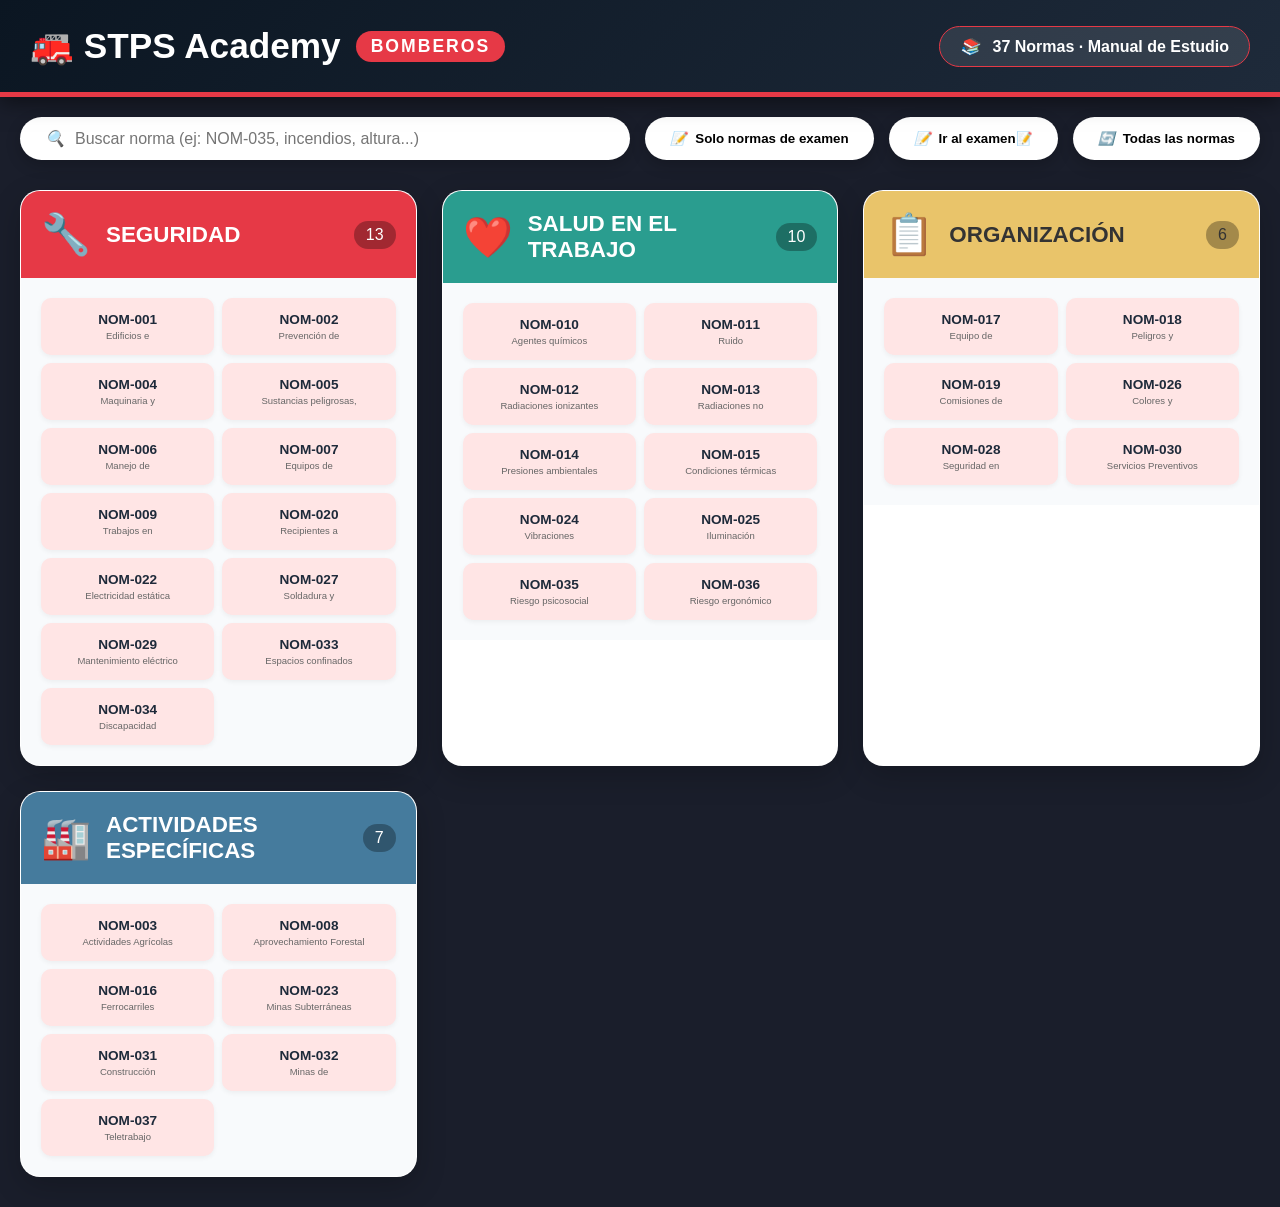
<file: index.html>
<!DOCTYPE html>
<html lang="es">
<head>
    <meta charset="UTF-8">
    <meta name="viewport" content="width=device-width, initial-scale=1.0">
    <title>🚒 STPS Academy - Manual de Estudio para Bomberos</title>
   <link rel="stylesheet" href="estilos.css">   
</head>
<body>
    <div class="header">
        <div class="header-content">
            <h1>
                🚒 STPS Academy 
                <span>BOMBEROS</span>
            </h1>
            <div class="badge">
                <i>📚</i> 37 Normas · Manual de Estudio
            </div>
        </div>
    </div>

    <div class="control-panel">
        <div class="search-box">
            <i>🔍</i>
            <input type="text" id="buscador" placeholder="Buscar norma (ej: NOM-035, incendios, altura...)" onkeyup="filtrarNormas()">
        </div>
        <button class="filter-btn" onclick="filtrarExamen()">
            <i>📝</i> Solo normas de examen
        </button>
        
        <button class="filter-btn" onclick="IrAExamen()">
            <i>📝</i>Ir al  examen📝
        </button>
        
        <button class="filter-btn" onclick="resetFiltro()">
            <i>🔄</i> Todas las normas
        </button>
    </div>

    <div class="categorias-grid" id="categorias-container"></div>

    <!-- Tarjeta de estudio a pantalla completa -->
    <div class="study-card-overlay" id="studyCard">
        <div class="study-card">
            <div class="study-card-header">
                <h2 id="card-titulo">
                    <span id="card-codigo">NOM-035</span>
                    <small id="card-categoria">Salud</small>
                </h2>
                <button class="close-btn" onclick="cerrarTarjeta()">✕</button>
            </div>
            <div class="study-card-content" id="card-contenido">
                <!-- Contenido dinámico -->
            </div>
        </div>
    </div>

    <script>
        // Base de datos ENRIQUECIDA para bomberos
        const normasDB = {
            "NOM-001": {
                categoria: "seguridad",
                titulo: "Edificios e instalaciones",
                desc: "🔥 CRÍTICO PARA BOMBEROS: Establece las condiciones de seguridad estructural, salidas de emergencia y rutas de evacuación.",
                peligros: ["Estructuras colapsables", "Salidas bloqueadas", "Señalización inadecuada"],
                aplica: ["Todo centro de trabajo", "Edificios públicos", "Industrias"],
                inspeccion: ["Verificar salidas de emergencia", "Medir ancho de pasillos", "Revisar puertas contra fuego"],
                normativa: ["REGLAMENTO DE CONSTRUCCIONES", "NFPA 101", "RCDF"],
                examen: {
                    preguntas: [
                        "¿Ancho mínimo de pasillos? 90cm",
                        "¿Puertas de emergencia deben abrir hacia? Hacia fuera",
                        "¿Altura mínima de pasillos? 2.20m"
                    ],
                    tips: "Memorizar medidas: pasillos 90cm, escaleras 1.20m"
                }
            },
            "NOM-002": {
                categoria: "seguridad",
                titulo: "Prevención de incendios",
                desc: "🚒 FUNDAMENTAL: Condiciones para prevención, protección y combate de incendios. Clasificación de fuegos y equipos.",
                peligros: ["Fuegos clase A, B, C, D, K", "Acumulación de combustibles", "Fallas eléctricas"],
                aplica: ["Todas las empresas", "Áreas de alto riesgo", "Almacenes"],
                inspeccion: ["Tipo y ubicación de extintores", "Pruebas hidrostáticas", "Brigadas contra incendio"],
                normativa: ["NFPA 10", "NFPA 72", "REGLAMENTO DE SEGURIDAD"],
                examen: {
                    preguntas: [
                        "Clase A: materiales sólidos",
                        "Clase B: líquidos inflamables",
                        "Clase C: equipos eléctricos",
                        "Clase D: metales combustibles",
                        "Clase K: aceites de cocina"
                    ],
                    tips: "Recordar: A=Ash, B=Barrel, C=Current, D=Dust, K=Kitchen"
                }
            },
            "NOM-003": {
                categoria: "especificas",
                titulo: "Actividades Agrícolas",
                desc: "🌾 Seguridad en campo: maquinaria agrícola, exposición a plaguicidas y condiciones ambientales extremas.",
                peligros: ["Plaguicidas", "Maquinaria sin protección", "Golpe de calor"],
                aplica: ["Campos agrícolas", "Invernaderos", "Empacadoras"],
                inspeccion: ["Almacén de químicos", "Equipo de aplicación", "Periodos de reentrada"],
                normativa: ["NOM-003-STPS", "GUÍA FAO", "SANIDAD VEGETAL"],
                examen: {
                    preguntas: [
                        "¿Periodo de reentrada mínimo? 24-48 hrs",
                        "¿EPP para plaguicidas? Traje completo, respirador",
                        "¿Lavado de equipos? Área especial"
                    ],
                    tips: "24 horas de reentrada es lo más común"
                }
            },
            "NOM-004": {
                categoria: "seguridad",
                titulo: "Maquinaria y sistemas",
                desc: "⚙️ Protección mecánica: resguardos, dispositivos de seguridad y procedimientos LOTO.",
                peligros: ["Atrapamientos", "Proyecciones", "Contacto eléctrico"],
                aplica: ["Industria manufacturera", "Talleres", "Plantas de producción"],
                inspeccion: ["Resguardos fijos/móviles", "Sistemas de enclavamiento", "Procedimientos LOTO"],
                normativa: ["ISO 12100", "ANSI B11", "NOM-004"],
                examen: {
                    preguntas: [
                        "LOTO significa: Lockout/Tagout",
                        "¿Pasos LOTO? 1. Preparar 2. Notificar 3. Apagar 4. Aislar 5. Bloquear 6. Verificar",
                        "¿Distancia de seguridad? Según norma ISO"
                    ],
                    tips: "LOTO: Preparar, Notificar, Apagar, Aislar, Bloquear, Verificar (PNAABV)"
                }
            },
            "NOM-005": {
                categoria: "seguridad",
                titulo: "Sustancias peligrosas, ",
                desc: "☣️ Manejo de químicos: identificación, almacenamiento, incompatibilidades y emergencias.",
                peligros: ["Explosivos", "Inflamables", "Tóxicos", "Corrosivos", "Reactivos"],
                aplica: ["Industria química", "Laboratorios", "Almacenes"],
                inspeccion: ["Etiquetado SGA", "Hojas MSDS", "Diques de contención"],
                normativa: ["SGA", "NFPA 704", "RCRA"],
                examen: {
                    preguntas: [
                        "Rombo NFPA: Azul=Salud, Rojo=Inflamabilidad, Amarillo=Reactividad, Blanco=Especial",
                        "Escala 2-10 (10 = muy peligroso )",
                        "Incompatibilidades: ácidos con bases, oxidantes con orgánicos"
                    ],
                    tips: "AZUL=Salud, ROJO=Fuego, AMARILLO=Explosión, BLANCO=Especial"
                }
            },
            "NOM-006": {
                categoria: "seguridad",
                titulo: "Manejo de materiales",
                desc: "📦 Almacenamiento y movimiento de cargas: montacargas, estibas y transporte manual.",
                peligros: ["Caída de cargas", "Vuelco de montacargas", "Sobreesfuerzos"],
                aplica: ["Almacenes", "Centros de distribución", "Muelles"],
                inspeccion: ["Altura de estibas", "Pasillos libres", "Certificación de operadores"],
                normativa: ["OSHA 29 CFR 1910.176", "NOM-006", "ASME B56"],
                examen: {
                    preguntas: [
                        "Altura máxima de estiba: 4m o según resistencia",
                        "Pasillo principal mínimo: 2m",
                        "Montacargas: inspección diaria"
                    ],
                    tips: "Estibas: más ancho que alto"
                }
            },
            "NOM-007": {
                categoria: "seguridad",
                titulo: "Equipos de elevación",
                desc: "🏗️ Grúas, montacargas y equipos de elevación: operación segura y mantenimiento.",
                peligros: ["Caída de cargas", "Vuelcos", "Contacto eléctrico"],
                aplica: ["Construcción", "Industria", "Puertos"],
                inspeccion: ["Cables y estrobos", "Limites de carga", "Señalización"],
                normativa: ["ASME B30", "OSHA", "NOM-006"],
                examen: {
                    preguntas: [
                        "Capacidad nominal visible",
                        "Señales manuales estandarizadas",
                        "Inspección anual de equipos"
                    ],
                    tips: "Nunca pararse bajo carga suspendida"
                }
            },
            "NOM-008": {
                categoria: "especificas",
                titulo: "Aprovechamiento Forestal",
                desc: "🌲 Seguridad en tala y extracción forestal: motosierras, derribo y rescate.",
                peligros: ["Caída de árboles", "Motosierras", "Aislamiento"],
                aplica: ["Bosques", "Aserraderos", "Plantaciones"],
                inspeccion: ["Mantenimiento de motosierras", "Equipo de protección", "Comunicaciones"],
                normativa: ["NOM-008-STPS", "NFPA 1144", "OSHA Logging"],
                examen: {
                    preguntas: [
                        "Dirección de caída planificada",
                        "Zona de desrame: 2 veces altura del árbol",
                        "Equipo: casco, careta, motosierra con freno"
                    ],
                    tips: "Siempre tener ruta de escape a 45°"
                }
            },
            "NOM-009": {
                categoria: "seguridad",
                titulo: "Trabajos en altura",
                desc: "🧗 CRÍTICO: Prevención de caídas en trabajos sobre 1.80m. Sistemas anticaídas y puntos de anclaje.",
                peligros: ["Caídas a distinto nivel", "Fallo de anclajes", "Síndrome del arnés"],
                aplica: ["Construcción", "Mantenimiento", "Techos"],
                inspeccion: ["Arnés de cuerpo completo", "Líneas de vida", "Conectores"],
                normativa: ["ANSI Z359", "OSHA 1926.500", "NOM-009"],
                examen: {
                    preguntas: [
                        "Altura mínima: 1.80m",
                        "Inspección pre-uso: 100% de equipos",
                        "Fuerza de detención máxima: 6kN",
                        "Factor de caída: <=2"
                    ],
                    tips: "Arnés: siempre conectado, nunca desconectar en altura"
                }
            },
            "NOM-010": {
                categoria: "salud",
                titulo: "Agentes químicos",
                desc: "☢️ Exposición a químicos: LMPE, monitoreo ambiental y vigilancia médica.",
                peligros: ["Intoxicación aguda", "Enfermedades crónicas", "Sensibilización"],
                aplica: ["Industria química", "Pinturas", "Laboratorios"],
                inspeccion: ["Mediciones ambientales", "Registros de exposición", "Vigilancia médica"],
                normativa: ["ACGIH", "NIOSH", "NOM-010"],
                examen: {
                    preguntas: [
                        "LMPE: Límite Máximo Permisible de Exposición",
                        "PPT: Promedio Ponderado en Tiempo (8 hrs)",
                        "CPT: Concentración Pico Temporal (15 min)",
                        "Límite de corto plazo: 15 min"
                    ],
                    tips: "8 horas = PPT, 15 min = CPT"
                }
            },
            "NOM-011": {
                categoria: "salud",
                titulo: "Ruido",
                desc: "🔊 Exposición a ruido: límites permisibles, protección auditiva y audiometrías.",
                peligros: ["Hipoacusia", "Tinnitus", "Estrés"],
                aplica: ["Industria pesada", "Construcción", "Música"],
                inspeccion: ["Dosimetrías", "Audiometrías", "Atenuación de protectores"],
                normativa: ["OSHA 1910.95", "NIOSH", "NOM-011"],
                examen: {
                    preguntas: [
                        "Límite: 90 dB por 8 horas",
                        "Dosis: 100% a 90 dB/8h",
                        "Dobla la energía cada 3 dB",
                        "Máximo sin protección: 105 dB"
                    ],
                    tips: "3 dB = doble energía, 5 dB = factor de intercambio OSHA"
                }
            },
            "NOM-012": {
                categoria: "salud",
                titulo: "Radiaciones ionizantes",
                desc: "☢️ Rayos X, gamma, partículas: protección radiológica y dosimetría.",
                peligros: ["Cáncer", "Quemaduras", "Esterilidad"],
                aplica: ["Hospitales", "Industria nuclear", "Gammagrafía"],
                inspeccion: ["Dosímetros personales", "Blindaje", "Señalización"],
                normativa: ["IAEA", "NCRP", "NOM-012"],
                examen: {
                    preguntas: [
                        "Límite público: 1 mSv/año",
                        "Límite ocupacional: 20 mSv/año",
                        "Principios: Tiempo, Distancia, Blindaje",
                        "Dosímetro obligatorio"
                    ],
                    tips: "TDB: Tiempo, Distancia, Blindaje"
                }
            },
            "NOM-013": {
                categoria: "salud",
                titulo: "Radiaciones no ionizantes",
                desc: "🔦 UV, IR, microondas, RF: efectos biológicos y protección.",
                peligros: ["Quemaduras", "Cataratas", "Esterilidad temporal"],
                aplica: ["Soldadura", "Telecomunicaciones", "Hospitales"],
                inspeccion: ["Mediciones de campo", "Protección ocular", "Blindaje"],
                normativa: ["ICNIRP", "IEEE", "NOM-013"],
                examen: {
                    preguntas: [
                        "UV: fotokeratitis, cáncer piel",
                        "IR: cataratas, quemaduras",
                        "RF: calentamiento de tejidos",
                        "Límites ICNIRP"
                    ],
                    tips: "UV = ojos y piel, IR = ojos, RF = cuerpo entero"
                }
            },
            "NOM-014": {
                categoria: "salud",
                titulo: "Presiones ambientales",
                desc: "⛰️ Trabajos en alta montaña, buceo, túneles hiperbáricos.",
                peligros: ["Mal de montaña", "Enfermedad descompresiva", "Barotrauma"],
                aplica: ["Minas profundas", "Buceo comercial", "Aviación"],
                inspeccion: ["Aclimatación", "Tablas de descompresión", "Equipo especializado"],
                normativa: ["US Navy Diving Manual", "NOM-014", "ADI"],
                examen: {
                    preguntas: [
                        "Gran altitud: >3000 msnm",
                        "Aclimatación: 3-5 días",
                        "Buceo: tablas, computadora",
                        "Paradas de descompresión obligatorias"
                    ],
                    tips: "Subir lento, bajar rápido (buceo)"
                }
            },
            "NOM-015": {
                categoria: "salud",
                titulo: "Condiciones térmicas",
                desc: "🌡️ Estrés por calor y frío: WBGT, índices de enfriamiento, hidratación.",
                peligros: ["Golpe de calor", "Hipotermia", "Deshidratación"],
                aplica: ["Fundiciones", "Cámaras frías", "Exteriores"],
                inspeccion: ["Mediciones WBGT", "Regímenes descanso", "Hidratación"],
                normativa: ["ACGIH TLV", "ISO 7243", "NOM-015"],
                examen: {
                    preguntas: [
                        "WBGT: índice de bulbo húmedo-globo",
                        "Calor: descansos por hora según WBGT",
                        "Frío: sensación térmica, viento",
                        "Hidratación: 250ml cada 20 min"
                    ],
                    tips: "Trabajo pesado >30°C WBGT requiere descansos"
                }
            },
            "NOM-016": {
                categoria: "especificas",
                titulo: "Ferrocarriles",
                desc: "🚂 Seguridad en vías férreas: operación de trenes, maniobras y cruces.",
                peligros: ["Atropellamiento", "Descarrilamiento", "Golpes"],
                aplica: ["Ferrocarriles", "Patios de maniobras", "Cruces"],
                inspeccion: ["Señalización", "Estado de vías", "Comunicaciones"],
                normativa: ["AREMA", "FRA", "NOM-016"],
                examen: {
                    preguntas: [
                        "Distancia de seguridad: 2m de la vía",
                        "Señales: bandera roja de día, luz roja noche",
                        "Comunicación por radio obligatoria"
                    ],
                    tips: "Nunca cruzar entre vagones parados"
                }
            },
            "NOM-017": {
                categoria: "organizacion",
                titulo: "Equipo de Protección Personal",
                desc: "🛡️ EPP: selección, uso, mantenimiento y reposición según riesgo.",
                peligros: ["EPP inadecuado", "Mal ajuste", "Vida útil vencida"],
                aplica: ["TODAS las empresas", "TODOS los trabajadores"],
                inspeccion: ["Certificación NOM", "Vida útil", "Ajuste"],
                normativa: ["ANSI/ISEA", "NFPA", "NOM-017"],
                examen: {
                    preguntas: [
                        "Casco: clase A,B,C,G,E",
                        "Lentes: impacto, químico, radiación",
                        "Respiradores: N95, N100, P100",
                        "Guantes: corte, químico, calor",
                        "Botas: punta de acero, dielectricas"
                    ],
                    tips: "EPP siempre último recurso, antes controles ingeniería"
                }
            },
            "NOM-018": {
                categoria: "organizacion",
                titulo: "Peligros y Riesgos Químicos",
                desc: "🏷️ Sistema Globalmente Armonizado (SGA): etiquetas y hojas MSDS.",
                peligros: ["Mal etiquetado", "MSDS incompletas", "Desconocimiento"],
                aplica: ["Industria química", "Laboratorios", "Almacenes"],
                inspeccion: ["Etiquetas SGA", "MSDS accesibles", "Capacitación"],
                normativa: ["SGA (GHS)", "NFPA 704", "NOM-018"],
                examen: {
                    preguntas: [
                        "9 pictogramas SGA",
                        "Palabras de advertencia: Peligro, Atención",
                        "H: indicaciones de peligro",
                        "P: consejos de prudencia",
                        "MSDS: 16 secciones"
                    ],
                    tips: "Memorizar 9 pictogramas: explosivo, inflamable, comburente, etc."
                }
            },
            "NOM-019": {
                categoria: "organizacion",
                titulo: "Comisiones de Seguridad",
                desc: "👥 Comisiones Mixtas: integración, funciones y reuniones mensuales.",
                peligros: ["Falta de participación", "Actas incompletas", "Incumplimiento"],
                aplica: ["TODAS las empresas >15 trabajadores"],
                inspeccion: ["Acta constitutiva", "Reuniones mensuales", "Recorridos"],
                normativa: ["LFT", "REGLAMENTO STPS", "NOM-019"],
                examen: {
                    preguntas: [
                        "Integración: igual número patrón-trabajadores",
                        "Reuniones: mensuales",
                        "Funciones: investigación incidentes, promoción",
                        "Recorridos: periódicos"
                    ],
                    tips: "50-50 patrón-trabajadores, reunión cada mes"
                }
            },
            "NOM-020": {
                categoria: "seguridad",
                titulo: "Recipientes a presión",
                desc: "🔥 Calderas, recipientes sujetos a presión: operación y mantenimiento.",
                peligros: ["Explosión", "Quemaduras", "Fugas"],
                aplica: ["Calderas", "Compresores", "Autoclaves"],
                inspeccion: ["Válvulas de seguridad", "Pruebas hidrostáticas", "Manómetros"],
                normativa: ["ASME BPVC", "NBBI", "NOM-020"],
                examen: {
                    preguntas: [
                        "Prueba hidrostática: 1.5 veces presión trabajo",
                        "Válvula seguridad: calibrada, libre",
                        "Manómetro: visible, iluminado",
                        "Registro diario: presión, temperatura"
                    ],
                    tips: "Válvula seguridad = último recurso"
                }
            },
            "NOM-022": {
                categoria: "seguridad",
                titulo: "Electricidad estática",
                desc: "⚡ Prevención de descargas electrostáticas en ambientes explosivos.",
                peligros: ["Incendio", "Explosión", "Shock"],
                aplica: ["Industria química", "Pintura", "Polvos combustibles"],
                inspeccion: ["Puesta a tierra", "Ionizadores", "Humidificación"],
                normativa: ["NFPA 77", "IEC 60079", "NOM-022"],
                examen: {
                    preguntas: [
                        "Resistencia a tierra: <10 ohmios",
                        "Humidificación: >60% reduce estática",
                        "Calzado antiestático: <100 Mohm",
                        "Pisos conductores: <1 Mohm"
                    ],
                    tips: "Tierra <10 ohmios, piso <1 Mohm"
                }
            },
            "NOM-023": {
                categoria: "especificas",
                titulo: "Minas Subterráneas",
                desc: "⛏️ Seguridad minera: ventilación, gases, explosivos, estabilidad.",
                peligros: ["Grisú", "Polvo explosivo", "Derrumbe", "Incendio"],
                aplica: ["Minas subterráneas", "Túneles"],
                inspeccion: ["Ventilación", "Monitoreo gases", "Sostenimiento"],
                normativa: ["MSHA", "NOM-023", "REGLAMENTO MINERO"],
                examen: {
                    preguntas: [
                        "Grisú: metano 5-15% explosivo",
                        "Ventilación: >6 m3/min por persona",
                        "Refugios: cada 500m",
                        "Equipo a prueba de explosión"
                    ],
                    tips: "Grisú = metano, 5-15% explota"
                }
            },
            "NOM-024": {
                categoria: "salud",
                titulo: "Vibraciones",
                desc: "📳 Vibraciones cuerpo entero y segmentarias: efectos y control.",
                peligros: ["Lumbalgia", "Síndrome vibración mano-brazo", "Fatiga"],
                aplica: ["Operadores maquinaria", "Minería", "Construcción"],
                inspeccion: ["Mediciones vibratorias", "Asientos amortiguados", "Herramientas baja vibración"],
                normativa: ["ISO 2631", "ISO 5349", "NOM-024"],
                examen: {
                    preguntas: [
                        "Cuerpo entero: vehículos, <0.5 m/s2",
                        "Mano-brazo: herramientas, <2.5 m/s2",
                        "Límite 8 horas",
                        "Guantes antivibración"
                    ],
                    tips: "CE=vehículos, MB=herramientas"
                }
            },
            "NOM-025": {
                categoria: "salud",
                titulo: "Iluminación",
                desc: "💡 Niveles mínimos de iluminación según tarea visual.",
                peligros: ["Fatiga visual", "Errores", "Accidentes"],
                aplica: ["TODOS los centros de trabajo"],
                inspeccion: ["Luxómetro", "Uniformidad", "Deslumbramiento"],
                normativa: ["IESNA", "ISO 8995", "NOM-025"],
                examen: {
                    preguntas: [
                        "Circulación: 20-50 lux",
                        "Tareas normales: 100-300 lux",
                        "Tareas finas: 500-750 lux",
                        "Tareas muy finas: 1000+ lux"
                    ],
                    tips: "50=pasillos, 300=oficina, 750=taller fino"
                }
            },
            "NOM-026": {
                categoria: "organizacion",
                titulo: "Colores y Señales",
                desc: "🟥 Colores de seguridad y señalización en centros de trabajo.",
                peligros: ["Señalización ausente", "Confusión", "No visible"],
                aplica: ["TODOS los centros de trabajo"],
                inspeccion: ["Señales adecuadas", "Ubicación visible", "Mantenimiento"],
                normativa: ["ISO 3864", "ANSI Z535", "NOM-026"],
                examen: {
                    preguntas: [
                        "ROJO: prohibición, equipo incendio",
                        "AMARILLO: precaución, riesgo",
                        "VERDE: seguridad, emergencia",
                        "AZUL: obligación",
                        "FORMA: círculo=prohibición, triángulo=advertencia, cuadrado=información"
                    ],
                    tips: "Rojo=alto, Amarillo=cuidado, Verde=seguro, Azul=obligación"
                }
            },
            "NOM-027": {
                categoria: "seguridad",
                titulo: "Soldadura y corte",
                desc: "🔥 Seguridad en procesos de soldadura: equipos, ventilación, EPP.",
                peligros: ["Humos metálicos", "Radiación UV", "Incendio", "Quemaduras"],
                aplica: ["Talleres", "Construcción", "Industria"],
                inspeccion: ["Ventilación", "Careta filtro adecuado", "Ropa ignífuga"],
                normativa: ["AWS", "NFPA 51B", "NOM-027"],
                examen: {
                    preguntas: [
                        "Filtro: número según amperaje",
                        "Ventilación: extracción localizada",
                        "Distancia mínima combustibles: 10m",
                        "Vigía contra incendio"
                    ],
                    tips: "Número de filtro = amperaje/10 aproximadamente"
                }
            },
            "NOM-028": {
                categoria: "organizacion",
                titulo: "Seguridad en Procesos",
                desc: "🏭 Administración de seguridad de procesos con químicos peligrosos.",
                peligros: ["Fuga masiva", "Explosión", "Incendio"],
                aplica: ["Industria química", "Refinerías", "Petroquímica"],
                inspeccion: ["Análisis de riesgos", "Procedimientos operación", "Gestión cambio"],
                normativa: ["OSHA PSM", "EPA RMP", "NOM-028"],
                examen: {
                    preguntas: [
                        "HAZOP: metodología análisis riesgo",
                        "What-If: preguntas estructuradas",
                        "Árbol de fallas: diagrama lógico",
                        "Gestión de cambio: autorización previa"
                    ],
                    tips: "HAZOP = desviaciones, What-If = escenarios"
                }
            },
            "NOM-029": {
                categoria: "seguridad",
                titulo: "Mantenimiento eléctrico",
                desc: "⚡ Seguridad en trabajos eléctricos: LOTO, herramientas aisladas, EPP.",
                peligros: ["Electrocución", "Arco eléctrico", "Quemaduras"],
                aplica: ["Mantenimiento", "Instalaciones eléctricas", "Subestaciones"],
                inspeccion: ["LOTO", "Herramientas aisladas", "Ropa arc flash"],
                normativa: ["NFPA 70E", "IEEE", "NOM-029"],
                examen: {
                    preguntas: [
                        "Categoría arco eléctrico: 0-4",
                        "Límite de aproximación: restringido, prohibido",
                        "Verificación ausencia tensión",
                        "EPP según categoría"
                    ],
                    tips: "Siempre verificar ausencia de tensión ANTES de tocar"
                }
            },
            "NOM-030": {
                categoria: "organizacion",
                titulo: "Servicios Preventivos",
                desc: "🏥 Servicios de seguridad y salud: personal, botiquín, primeros auxilios.",
                peligros: ["Atención médica tardía", "Botiquín incompleto", "Personal no capacitado"],
                aplica: ["TODOS los centros de trabajo"],
                inspeccion: ["Personal médico", "Botiquín reglamentario", "Capacitación primeros auxilios"],
                normativa: ["NOM-030", "GUÍA STPS", "LFT"],
                examen: {
                    preguntas: [
                        "Botiquín: material curación básico",
                        "Personal según número trabajadores",
                        "Primeros auxilios: personal capacitado",
                        "Tiempo respuesta: inmediato"
                    ],
                    tips: "Botiquín mínimo: gasa, vendas, antiséptico, guantes"
                }
            },
            "NOM-031": {
                categoria: "especificas",
                titulo: "Construcción",
                desc: "🏗️ Seguridad en obras: andamios, excavaciones, herramientas eléctricas.",
                peligros: ["Caídas", "Derrumbes", "Electrocución", "Golpes"],
                aplica: ["Obras construcción", "Edificaciones", "Infraestructura"],
                inspeccion: ["Andamios", "Excavaciones", "Equipos"],
                normativa: ["OSHA 1926", "NOM-031", "REGLAMENTO CONSTRUCCIÓN"],
                examen: {
                    preguntas: [
                        "Andamios: barandal 1.2m, rodapié",
                        "Excavaciones: entibado si >1.5m",
                        "Talud: según tipo suelo",
                        "Herramientas: doble aislamiento"
                    ],
                    tips: "Excavación >1.5m = entibar o talud"
                }
            },
            "NOM-032": {
                categoria: "especificas",
                titulo: "Minas de Carbón",
                desc: "🪨 Seguridad específica en minas de carbón: grisú, polvo, explosiones.",
                peligros: ["Explosión grisú", "Explosión polvo", "Incendio"],
                aplica: ["Minas carbón", "Plantas beneficio"],
                inspeccion: ["Monitoreo metano", "Roca caliza", "Ventilación"],
                normativa: ["MSHA", "NOM-032", "REGLAMENTO MINERO"],
                examen: {
                    preguntas: [
                        "Grisú: metano 1% alarma, 1.5% evacuar",
                        "Polvo: roca caliza inertización",
                        "Ventilación: dilución metano",
                        "Equipo: certificado MSHA"
                    ],
                    tips: "Metano >1% = alerta, >1.5% = evacuar"
                }
            },
            "NOM-033": {
                categoria: "seguridad",
                titulo: "Espacios confinados",
                desc: "🚪 Acceso a tanques, ductos, cisternas: atmósfera peligrosa, rescate.",
                peligros: ["Atmósfera tóxica", "Deficiencia oxígeno", "Explosión", "Atrapamiento"],
                aplica: ["Industria", "Drenaje", "Tanques"],
                inspeccion: ["Permiso entrada", "Monitoreo continuo", "Ventilación"],
                normativa: ["OSHA 1910.146", "NFPA 350", "NOM-033"],
                examen: {
                    preguntas: [
                        "Oxígeno: 19.5-23.5%",
                        "LEL: <10% inflamable",
                        "Tóxico: según sustancia",
                        "Ventilación: 20 cambios/hora"
                    ],
                    tips: "O2 <19.5% = deficiente, <16% = muerte inmediata"
                }
            },
            "NOM-034": {
                categoria: "seguridad",
                titulo: "Discapacidad",
                desc: "♿ Seguridad para trabajadores con discapacidad: accesibilidad, señalización.",
                peligros: ["Barreras arquitectónicas", "Evacuación imposible", "Señalización inadecuada"],
                aplica: ["TODOS los centros de trabajo"],
                inspeccion: ["Rutas accesibles", "Señalización adaptada", "Procedimientos inclusivos"],
                normativa: ["ADA", "NOM-034", "REGLAMENTO ACCESIBILIDAD"],
                examen: {
                    preguntas: [
                        "Rutas: ancho mínimo 0.90m",
                        "Puertas: ancho 0.80m",
                        "Señalización: Braille, sonora",
                        "Evacuación: sillas, refugios"
                    ],
                    tips: "Accesibilidad = ancho puertas 0.80m, rampas 8%"
                }
            },
            "NOM-035": {
                categoria: "salud",
                titulo: "Riesgo psicosocial",
                desc: "🧠 Estrés, violencia, jornada: identificación y prevención.",
                peligros: ["Burnout", "Violencia laboral", "Ansiedad", "Depresión"],
                aplica: ["TODOS los centros de trabajo"],
                inspeccion: ["Cuestionarios", "Identificación factores", "Programas intervención"],
                normativa: ["NOM-035", "GUÍA STPS", "LFT"],
                examen: {
                    preguntas: [
                        "5 dominios: ambiente, jornada, carga, liderazgo, violencia",
                        "Cuestionarios: identificación",
                        "Medidas: preventivas, correctivas",
                        "Seguimiento: periódico"
                    ],
                    tips: "Factores: ambiente, jornada, carga, liderazgo, violencia"
                }
            },
            "NOM-036": {
                categoria: "salud",
                titulo: "Riesgo ergonómico",
                desc: "💪 Manejo manual de cargas: límites, técnicas, ayudas mecánicas.",
                peligros: ["Lesiones lumbares", "Hernias", "Fatiga muscular"],
                aplica: ["Almacenes", "Mudanzas", "Industria"],
                inspeccion: ["Peso cargas", "Técnicas levantamiento", "Ayudas mecánicas"],
                normativa: ["NIOSH", "ISO 11228", "NOM-036"],
                examen: {
                    preguntas: [
                        "Límite hombres: 25 kg ocasional, 15 kg frecuente",
                        "Límite mujeres: 15 kg ocasional, 10 kg frecuente",
                        "Ecuación NIOSH: calcula peso recomendado",
                        "Ayudas: diablos, montacargas, mesas elevadoras"
                    ],
                    tips: "25/15 hombres, 15/10 mujeres (ocasional/frecuente)"
                }
            },
            "NOM-037": {
                categoria: "especificas",
                titulo: "Teletrabajo",
                desc: "🏠 Trabajo remoto: condiciones ergonómicas, jornada, desconexión.",
                peligros: ["Trastornos musculoesqueléticos", "Fatiga visual", "Aislamiento"],
                aplica: ["Teletrabajadores", "Home office"],
                inspeccion: ["Espacio trabajo", "Equipo ergonómico", "Jornada"],
                normativa: ["NOM-037", "LFT", "GUÍA STPS"],
                examen: {
                    preguntas: [
                        "Silla: ajustable, soporte lumbar",
                        "Mesa: 70-80cm altura",
                        "Pantalla: distancia brazo",
                        "Desconexión: fuera jornada",
                        "Pausas: activas"
                    ],
                    tips: "Ergonomía: 90-90-90 (codo, cadera, rodilla 90°)"
                }
            }
        };

        const categorias = [
            { id: "seguridad", nombre: "SEGURIDAD", icono: "🔧", color: "#e63946" },
            { id: "salud", nombre: "SALUD EN EL TRABAJO", icono: "❤️", color: "#2a9d8f" },
            { id: "organizacion", nombre: "ORGANIZACIÓN", icono: "📋", color: "#e9c46a" },
            { id: "especificas", nombre: "ACTIVIDADES ESPECÍFICAS", icono: "🏭", color: "#457b9d" }
        ];

        let filtroActual = "todas";
        let busquedaActual = "";

        function renderizarCategorias() {
            const container = document.getElementById('categorias-container');
            container.innerHTML = '';

            categorias.forEach(cat => {
                let normasCategoria = Object.entries(normasDB)
                    .filter(([_, norma]) => norma.categoria === cat.id);

                // Aplicar filtros
                if (filtroActual === "examen") {
                    normasCategoria = normasCategoria.filter(([_, norma]) => norma.examen);
                }

                if (busquedaActual) {
                    const busqueda = busquedaActual.toLowerCase();
                    normasCategoria = normasCategoria.filter(([codigo, norma]) => 
                        codigo.toLowerCase().includes(busqueda) ||
                        norma.titulo.toLowerCase().includes(busqueda) ||
                        norma.desc.toLowerCase().includes(busqueda)
                    );
                }

                if (normasCategoria.length === 0) return;

                const categoriaDiv = document.createElement('div');
                categoriaDiv.className = `categoria ${cat.id}`;
                
                categoriaDiv.innerHTML = `
                    <div class="categoria-header" style="background: ${cat.color}">
                        <span class="categoria-icon">${cat.icono}</span>
                        <h2>${cat.nombre}</h2>
                        <span style="margin-left: auto; background: rgba(0,0,0,0.3); padding: 5px 12px; border-radius: 30px;">${normasCategoria.length}</span>
                    </div>
                    <div class="normas-grid">
                        ${normasCategoria.map(([codigo, norma]) => `
                            <div class="norma-card ${norma.examen ? 'importante' : ''}" onclick="abrirTarjeta('${codigo}')">
                                <div class="norma-code">${codigo}</div>
                                <div class="norma-title">${norma.titulo.split(' ').slice(0,2).join(' ')}</div>
                            </div>
                        `).join('')}
                    </div>
                `;

                container.appendChild(categoriaDiv);
            });
        }

        window.abrirTarjeta = function(codigo) {
            const norma = normasDB[codigo];
            if (!norma) return;

            const contenido = document.getElementById('card-contenido');
            
            contenido.innerHTML = `
                <div class="card-section" style="border-left-color: #e63946">
                    <div class="section-title">
                        <i>🔥</i> DESCRIPCIÓN CRÍTICA
                    </div>
                    <p style="font-size: 1.2em; line-height: 1.6">${norma.desc}</p>
                </div>

                <div class="card-section" style="border-left-color: #f4a261">
                    <div class="section-title">
                        <i>⚠️</i> PELIGROS PRINCIPALES
                    </div>
                    <div>
                        ${norma.peligros.map(p => `<span class="peligro-tag">🔥 ${p}</span>`).join(' ')}
                    </div>
                </div>

                <div class="info-grid">
                    <div class="card-section" style="border-left-color: #2a9d8f">
                        <div class="section-title">
                            <i>🏭</i> APLICA EN
                        </div>
                        <ul class="normativa-list">
                            ${norma.aplica.map(a => `<li>${a}</li>`).join('')}
                        </ul>
                    </div>

                    <div class="card-section" style="border-left-color: #457b9d">
                        <div class="section-title">
                            <i>🔍</i> INSPECCIÓN CLAVE
                        </div>
                        <ul class="normativa-list">
                            ${norma.inspeccion.map(i => `<li>${i}</li>`).join('')}
                        </ul>
                    </div>
                </div>

                <div class="card-section" style="border-left-color: #9c89b8">
                    <div class="section-title">
                        <i>📚</i> NORMATIVA APLICABLE
                    </div>
                    <div>
                        ${norma.normativa.map(n => `<span class="peligro-tag" style="background: #e0e7ff; color: #1e40af">📘 ${n}</span>`).join(' ')}
                    </div>
                </div>

                ${norma.examen ? `
                <div class="examen-tips">
                    <h4><i>📝 PREGUNTAS FRECUENTES DE EXAMEN</i></h4>
                    <ul class="normativa-list">
                        ${norma.examen.preguntas.map(p => `<li>${p}</li>`).join('')}
                    </ul>
                    <p style="margin-top: 15px; padding-top: 15px; border-top: 1px solid #ffeaa7">
                        <strong>💡 TIP DE ESTUDIO:</strong> ${norma.examen.tips}
                    </p>
                </div>
                ` : ''}

                <div style="text-align: center; margin-top: 20px; color: #888; font-size: 0.9em;">
                    <i>⏱️ Última actualización: 2024 · STPS Academy para Bomberos</i>
                </div>
            `;

            document.getElementById('card-codigo').textContent = codigo;
            document.getElementById('card-titulo').innerHTML = `
                <span id="card-codigo">${codigo}</span>
                <small id="card-categoria" style="background: ${categorias.find(c => c.id === norma.categoria).color}">${norma.categoria.toUpperCase()}</small>
            `;

            document.getElementById('studyCard').style.display = 'flex';
        };

        window.cerrarTarjeta = function() {
            document.getElementById('studyCard').style.display = 'none';
        };

        window.filtrarNormas = function() {
            busquedaActual = document.getElementById('buscador').value;
            renderizarCategorias();
        };

        window.filtrarExamen = function() {
            filtroActual = "examen";
            document.getElementById('buscador').value = '';
            busquedaActual = '';
            renderizarCategorias();
        };

        window.resetFiltro = function() {
            filtroActual = "todas";
            document.getElementById('buscador').value = '';
            busquedaActual = '';
            renderizarCategorias();
        };

        // Cerrar con Escape
        document.addEventListener('keydown', function(e) {
            if (e.key === 'Escape') cerrarTarjeta();
        });

        // Inicializar
        renderizarCategorias();
      

function IrAExamen() {
    window.location.href = 'https://everperez0127.github.io/Mini-test-normas-/test.html';
}

        
    </script>
</body>
</html>
</file>
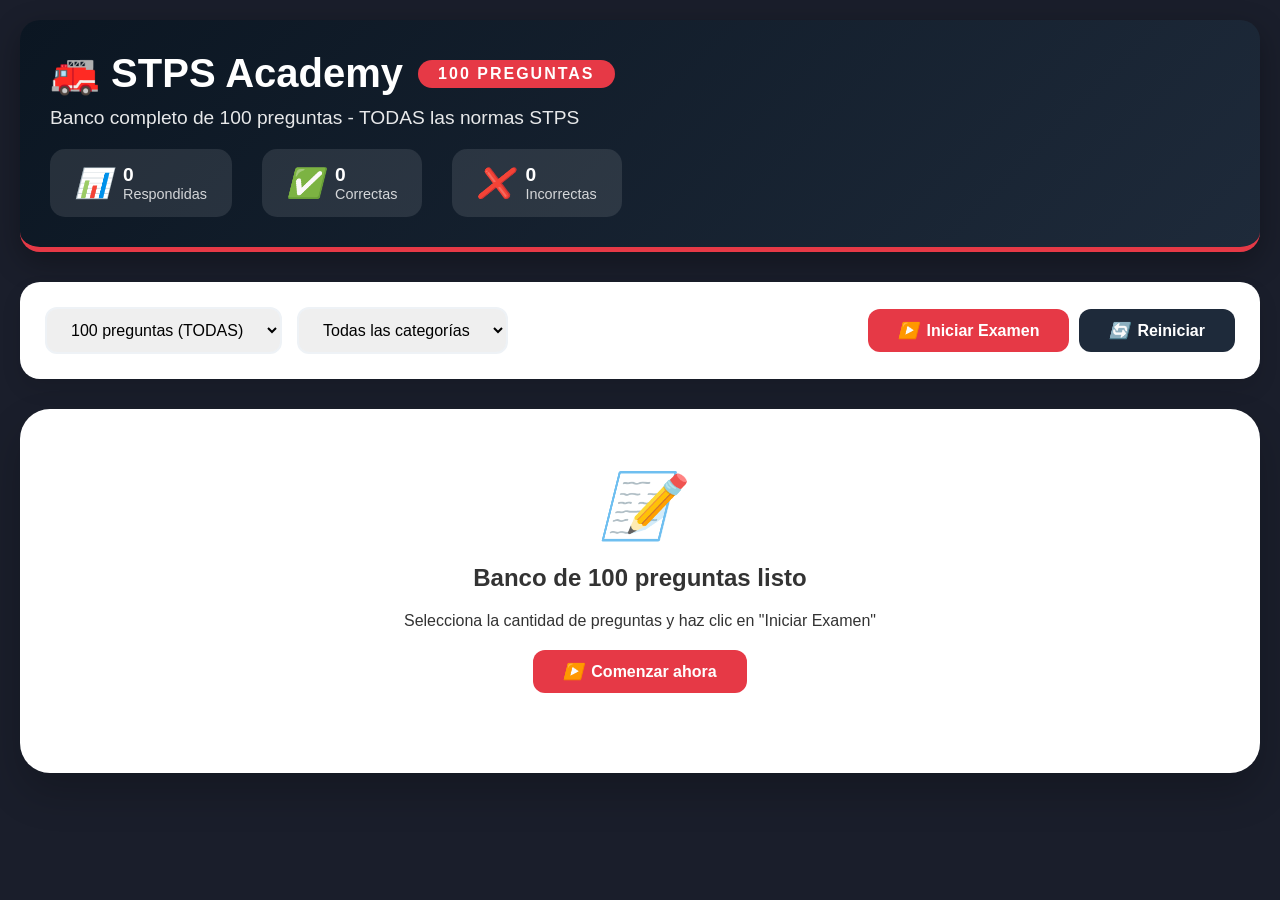
<file: test.html>
<!DOCTYPE html>
<html lang="es">
<head>
    <meta charset="UTF-8">
    <meta name="viewport" content="width=device-width, initial-scale=1.0">
    <title>📝 STPS Academy - 100 PREGUNTAS para Bomberos</title>
 <link rel="stylesheet" href="test.css">   
</head>
<body>
    <div class="exam-header">
        <h1>
            🚒 STPS Academy
            <span>100 PREGUNTAS</span>
        </h1>
        <p style="font-size: 1.2em; opacity: 0.9;">Banco completo de 100 preguntas - TODAS las normas STPS</p>
        
        <div class="stats">
            <div class="stat-card">
                <i>📊</i>
                <div>
                    <div style="font-size: 1.2em; font-weight: bold;" id="stats-respondidas">0</div>
                    <div style="font-size: 0.9em; opacity: 0.8;">Respondidas</div>
                </div>
            </div>
            <div class="stat-card">
                <i>✅</i>
                <div>
                    <div style="font-size: 1.2em; font-weight: bold;" id="stats-correctas">0</div>
                    <div style="font-size: 0.9em; opacity: 0.8;">Correctas</div>
                </div>
            </div>
            <div class="stat-card">
                <i>❌</i>
                <div>
                    <div style="font-size: 1.2em; font-weight: bold;" id="stats-incorrectas">0</div>
                    <div style="font-size: 0.9em; opacity: 0.8;">Incorrectas</div>
                </div>
            </div>
        </div>
    </div>

    <div class="control-panel">
        <div class="exam-config">
            <select class="config-select" id="numPreguntas">
                <option value="10">10 preguntas</option>
                <option value="20">20 preguntas</option>
                <option value="30">30 preguntas</option>
                <option value="50">50 preguntas</option>
                <option value="100" selected>100 preguntas (TODAS)</option>
            </select>
            
            <select class="config-select" id="categoriaExamen">
                <option value="todas">Todas las categorías</option>
                <option value="seguridad">🔧 Seguridad</option>
                <option value="salud">❤️ Salud</option>
                <option value="organizacion">📋 Organización</option>
                <option value="especificas">🏭 Específicas</option>
            </select>
        </div>
        
        <div style="display: flex; gap: 10px;">
            <button class="btn btn-primary" onclick="iniciarExamen()">
                <i>▶️</i> Iniciar Examen
            </button>
            <button class="btn btn-secondary" onclick="reiniciarExamen()">
                <i>🔄</i> Reiniciar
            </button>
        </div>
    </div>

    <div id="examArea">
        <!-- Se renderiza el examen -->
    </div>

    <script>
        // ==================== BANCO DE 100 PREGUNTAS ====================
        const bancoPreguntas = [
            // ========== NOM-001 (Edificios) ==========
            {
                pregunta: "¿Cuál es el ancho mínimo de los pasillos principales según NOM-001?",
                opciones: ["60 cm", "90 cm", "120 cm", "150 cm"],
                correcta: 1,
                categoria: "seguridad",
                norma: "NOM-001",
                explicacion: "La NOM-001 establece 90 cm como ancho mínimo para pasillos principales de circulación."
            },
            {
                pregunta: "Las puertas de emergencia deben abrir hacia:",
                opciones: ["Hacia adentro", "Hacia afuera", "Hacia ambos lados", "No importa la dirección"],
                correcta: 1,
                categoria: "seguridad",
                norma: "NOM-001",
                explicacion: "Las puertas de emergencia siempre deben abrir hacia afuera para facilitar la evacuación."
            },
            {
                pregunta: "¿Cuál es la altura mínima de pasillos según NOM-001?",
                opciones: ["2.00 m", "2.10 m", "2.20 m", "2.30 m"],
                correcta: 2,
                categoria: "seguridad",
                norma: "NOM-001",
                explicacion: "Altura mínima de pasillos: 2.20 metros libres de obstáculos."
            },
            
            // ========== NOM-002 (Incendios) ==========
            {
                pregunta: "¿Qué clase de fuego corresponde a líquidos inflamables?",
                opciones: ["Clase A", "Clase B", "Clase C", "Clase D"],
                correcta: 1,
                categoria: "seguridad",
                norma: "NOM-002",
                explicacion: "Clase B: líquidos inflamables (gasolina, aceites, pinturas)."
            },
            {
                pregunta: "¿Qué clase de fuego corresponde a equipos eléctricos?",
                opciones: ["Clase A", "Clase B", "Clase C", "Clase D"],
                correcta: 2,
                categoria: "seguridad",
                norma: "NOM-002",
                explicacion: "Clase C: equipos eléctricos energizados."
            },
            {
                pregunta: "¿Qué clase de fuego corresponde a metales combustibles?",
                opciones: ["Clase A", "Clase B", "Clase C", "Clase D"],
                correcta: 3,
                categoria: "seguridad",
                norma: "NOM-002",
                explicacion: "Clase D: metales combustibles (magnesio, titanio, sodio)."
            },
            {
                pregunta: "¿Qué clase de fuego corresponde a aceites de cocina?",
                opciones: ["Clase A", "Clase B", "Clase C", "Clase K"],
                correcta: 3,
                categoria: "seguridad",
                norma: "NOM-002",
                explicacion: "Clase K: aceites y grasas de cocina."
            },
            
            // ========== NOM-003 (Agrícola) ==========
            {
                pregunta: "¿Cuál es el período de reentrada típico después de aplicar plaguicidas?",
                opciones: ["4-8 horas", "12-24 horas", "24-48 horas", "48-72 horas"],
                correcta: 2,
                categoria: "especificas",
                norma: "NOM-003",
                explicacion: "Período de reentrada típico de 24-48 horas después de aplicación."
            },
            {
                pregunta: "¿Qué EPP es obligatorio para aplicación de plaguicidas?",
                opciones: ["Solo guantes", "Traje completo + respirador", "Solo mascarilla", "Gafas únicamente"],
                correcta: 1,
                categoria: "especificas",
                norma: "NOM-003",
                explicacion: "Se requiere traje completo impermeable y respirador con cartuchos para orgánicos."
            },
            
            // ========== NOM-004 (Maquinaria) ==========
            {
                pregunta: "¿Qué significa LOTO?",
                opciones: ["Lock Out, Tag Out", "Load Out, Turn Off", "Light On, Turn Off", "Long Operation Time Out"],
                correcta: 0,
                categoria: "seguridad",
                norma: "NOM-004",
                explicacion: "LOTO = Lockout/Tagout (Bloqueo/Etiquetado) para mantenimiento seguro."
            },
            {
                pregunta: "¿Cuál es el primer paso del procedimiento LOTO?",
                opciones: ["Aislar energía", "Bloquear", "Notificar/Preparar", "Verificar"],
                correcta: 2,
                categoria: "seguridad",
                norma: "NOM-004",
                explicacion: "LOTO: 1. Preparar/Notificar, 2. Apagar, 3. Aislar, 4. Bloquear, 5. Verificar."
            },
            {
                pregunta: "¿Cuál es el último paso del procedimiento LOTO?",
                opciones: ["Aislar energía", "Verificar", "Notificar", "Bloquear"],
                correcta: 1,
                categoria: "seguridad",
                norma: "NOM-004",
                explicacion: "El último paso es Verificar que la energía esté aislada antes de trabajar."
            },
            
            // ========== NOM-005 (Químicos) ==========
            {
                pregunta: "En el rombo NFPA, ¿qué color indica riesgo a la salud?",
                opciones: ["Rojo", "Azul", "Amarillo", "Blanco"],
                correcta: 1,
                categoria: "seguridad",
                norma: "NOM-005",
                explicacion: "Azul = Salud, Rojo = Inflamabilidad, Amarillo = Reactividad."
            },
            {
                pregunta: "En el rombo NFPA, ¿qué color indica inflamabilidad?",
                opciones: ["Rojo", "Azul", "Amarillo", "Blanco"],
                correcta: 0,
                categoria: "seguridad",
                norma: "NOM-005",
                explicacion: "Rojo = Inflamabilidad, Azul = Salud, Amarillo = Reactividad."
            },
            {
                pregunta: "En el rombo NFPA, la escala de peligro va de:",
                opciones: ["0 a 3", "0 a 4", "1 a 5", "1 a 10"],
                correcta: 1,
                categoria: "seguridad",
                norma: "NOM-005",
                explicacion: "Escala 0-4 donde 0 = mínimo riesgo, 4 = máximo riesgo."
            },
            
            // ========== NOM-006 (Materiales) ==========
            {
                pregunta: "¿Cuál es la altura máxima recomendada para estibas?",
                opciones: ["2 m", "3 m", "4 m", "5 m"],
                correcta: 2,
                categoria: "seguridad",
                norma: "NOM-006",
                explicacion: "Altura máxima de estiba: 4 metros o según resistencia de los materiales."
            },
            {
                pregunta: "¿Ancho mínimo de pasillos principales para montacargas?",
                opciones: ["1 m", "1.5 m", "2 m", "2.5 m"],
                correcta: 2,
                categoria: "seguridad",
                norma: "NOM-006",
                explicacion: "Pasillo principal mínimo: 2 metros para circulación de montacargas."
            },
            
            // ========== NOM-008 (Forestal) ==========
            {
                pregunta: "¿Cuál debe ser la zona de desrame al talar un árbol?",
                opciones: ["1 vez altura", "2 veces altura", "3 veces altura", "4 veces altura"],
                correcta: 1,
                categoria: "especificas",
                norma: "NOM-008",
                explicacion: "Zona de desrame: 2 veces la altura del árbol."
            },
            {
                pregunta: "¿A qué ángulo debe estar la ruta de escape en tala?",
                opciones: ["30°", "45°", "60°", "90°"],
                correcta: 1,
                categoria: "especificas",
                norma: "NOM-008",
                explicacion: "Ruta de escape a 45° de la dirección de caída planificada."
            },
            
            // ========== NOM-009 (Altura) ==========
            {
                pregunta: "¿A partir de qué altura se considera trabajo en altura según NOM-009?",
                opciones: ["1.50 m", "1.80 m", "2.00 m", "2.50 m"],
                correcta: 1,
                categoria: "seguridad",
                norma: "NOM-009",
                explicacion: "La NOM-009 establece 1.80 metros como altura mínima."
            },
            {
                pregunta: "¿Cuál es la fuerza máxima de detención en un sistema anticaídas?",
                opciones: ["4 kN", "6 kN", "8 kN", "10 kN"],
                correcta: 1,
                categoria: "seguridad",
                norma: "NOM-009",
                explicacion: "Fuerza máxima de detención: 6 kN según normas internacionales."
            },
            {
                pregunta: "¿Qué tipo de arnés es obligatorio para trabajos en altura?",
                opciones: ["Arnés de cintura", "Arnés de cuerpo completo", "Arnés pectoral", "Cinturón de herramientas"],
                correcta: 1,
                categoria: "seguridad",
                norma: "NOM-009",
                explicacion: "Arnés de cuerpo completo con punto de conexión dorsal obligatorio."
            },
            
            // ========== NOM-010 (Químicos) ==========
            {
                pregunta: "¿Qué significa LMPE?",
                opciones: ["Límite Máximo Permisible de Exposición", "Límite Mínimo de Protección Especial", "Largo Mantenimiento de Protección", "Luz Mínima para Exposición"],
                correcta: 0,
                categoria: "salud",
                norma: "NOM-010",
                explicacion: "LMPE = Límite Máximo Permisible de Exposición a agentes químicos."
            },
            {
                pregunta: "¿Qué significa PPT en monitoreo de agentes químicos?",
                opciones: ["Promedio Ponderado en Tiempo", "Peligro Potencial Tóxico", "Período de Prueba Técnica", "Punto de Prevención Total"],
                correcta: 0,
                categoria: "salud",
                norma: "NOM-010",
                explicacion: "PPT = Promedio Ponderado en Tiempo para 8 horas de exposición."
            },
            {
                pregunta: "¿Cuánto dura el límite de corto plazo (CPT)?",
                opciones: ["5 minutos", "10 minutos", "15 minutos", "30 minutos"],
                correcta: 2,
                categoria: "salud",
                norma: "NOM-010",
                explicacion: "CPT = Concentración Pico Temporal por 15 minutos."
            },
            
            // ========== NOM-011 (Ruido) ==========
            {
                pregunta: "¿Cuál es el límite máximo de exposición a ruido para 8 horas?",
                opciones: ["85 dB", "90 dB", "95 dB", "100 dB"],
                correcta: 1,
                categoria: "salud",
                norma: "NOM-011",
                explicacion: "90 dB es el límite máximo permisible para 8 horas."
            },
            {
                pregunta: "¿Cuánto aumenta la energía sonora por cada 3 dB?",
                opciones: ["Se duplica", "Se triplica", "Aumenta 50%", "No cambia"],
                correcta: 0,
                categoria: "salud",
                norma: "NOM-011",
                explicacion: "Cada 3 dB se duplica la energía sonora."
            },
            {
                pregunta: "¿Cuál es el máximo permitido sin protección?",
                opciones: ["100 dB", "105 dB", "110 dB", "115 dB"],
                correcta: 1,
                categoria: "salud",
                norma: "NOM-011",
                explicacion: "Máximo sin protección: 105 dB (aunque sea por corto tiempo)."
            },
            
            // ========== NOM-012 (Ionizantes) ==========
            {
                pregunta: "¿Cuál es el límite ocupacional de radiación por año?",
                opciones: ["10 mSv", "20 mSv", "50 mSv", "100 mSv"],
                correcta: 1,
                categoria: "salud",
                norma: "NOM-012",
                explicacion: "Límite ocupacional: 20 mSv por año promediado en 5 años."
            },
            {
                pregunta: "¿Cuáles son los principios de protección radiológica?",
                opciones: ["Tiempo, Distancia, Blindaje", "Agua, Jabón, Crema", "Casco, Lentes, Guantes", "Leche, Yodo, Potasio"],
                correcta: 0,
                categoria: "salud",
                norma: "NOM-012",
                explicacion: "Tiempo, Distancia, Blindaje (TDB) son los principios básicos."
            },
            
            // ========== NOM-013 (No ionizantes) ==========
            {
                pregunta: "¿Qué radiación causa cataratas?",
                opciones: ["UV", "IR (infrarroja)", "RF", "Microondas"],
                correcta: 1,
                categoria: "salud",
                norma: "NOM-013",
                explicacion: "La radiación infrarroja (IR) puede causar cataratas."
            },
            {
                pregunta: "¿Qué radiación causa cáncer de piel?",
                opciones: ["UV", "IR", "RF", "Microondas"],
                correcta: 0,
                categoria: "salud",
                norma: "NOM-013",
                explicacion: "La radiación ultravioleta (UV) causa cáncer de piel y fotoqueratitis."
            },
            
            // ========== NOM-014 (Presiones) ==========
            {
                pregunta: "¿A partir de qué altitud se considera 'gran altitud'?",
                opciones: ["2000 msnm", "2500 msnm", "3000 msnm", "3500 msnm"],
                correcta: 2,
                categoria: "salud",
                norma: "NOM-014",
                explicacion: "Gran altitud: >3000 msnm según NOM-014."
            },
            {
                pregunta: "¿Cuántos días de aclimatación se recomiendan para gran altitud?",
                opciones: ["1-2 días", "3-5 días", "5-7 días", "7-10 días"],
                correcta: 1,
                categoria: "salud",
                norma: "NOM-014",
                explicacion: "Aclimatación recomendada: 3-5 días antes de trabajo pesado."
            },
            
            // ========== NOM-015 (Térmicas) ==========
            {
                pregunta: "¿Qué significa WBGT?",
                opciones: ["World Balance Global Temperature", "Wet Bulb Globe Temperature", "Water Boiling Gradient Test", "White Black Green Temperature"],
                correcta: 1,
                categoria: "salud",
                norma: "NOM-015",
                explicacion: "WBGT = Wet Bulb Globe Temperature (índice de bulbo húmedo-globo)."
            },
            {
                pregunta: "¿Cada cuánto se recomienda hidratación en ambientes calurosos?",
                opciones: ["10 min", "20 min", "30 min", "60 min"],
                correcta: 1,
                categoria: "salud",
                norma: "NOM-015",
                explicacion: "Hidratación: 250 ml cada 20 minutos en ambientes calurosos."
            },
            
            // ========== NOM-016 (Ferrocarriles) ==========
            {
                pregunta: "¿Cuál es la distancia de seguridad respecto a vías férreas?",
                opciones: ["1 m", "2 m", "3 m", "4 m"],
                correcta: 1,
                categoria: "especificas",
                norma: "NOM-016",
                explicacion: "Distancia de seguridad: 2 metros de la vía férrea."
            },
            {
                pregunta: "¿Qué señal se usa de día en maniobras ferroviarias?",
                opciones: ["Bandera roja", "Bandera verde", "Bandera amarilla", "Bandera azul"],
                correcta: 0,
                categoria: "especificas",
                norma: "NOM-016",
                explicacion: "Bandera roja de día, luz roja de noche para señales de alto."
            },
            
            // ========== NOM-017 (EPP) ==========
            {
                pregunta: "¿Qué clase de casco es para alto voltaje?",
                opciones: ["Clase A", "Clase B", "Clase C", "Clase D"],
                correcta: 1,
                categoria: "organizacion",
                norma: "NOM-017",
                explicacion: "Clase B (o E): resistente a alto voltaje (20,000 V)."
            },
            {
                pregunta: "¿Qué significa N95 en respiradores?",
                opciones: ["Filtra 95% de partículas", "95 minutos de uso", "95 mm de diámetro", "Modelo 95"],
                correcta: 0,
                categoria: "organizacion",
                norma: "NOM-017",
                explicacion: "N95 = Filtra al menos 95% de partículas en el aire."
            },
            
            // ========== NOM-018 (SGA) ==========
            {
                pregunta: "¿Cuántos pictogramas tiene el Sistema Globalmente Armonizado?",
                opciones: ["6", "9", "12", "15"],
                correcta: 1,
                categoria: "organizacion",
                norma: "NOM-018",
                explicacion: "El SGA tiene 9 pictogramas de peligro."
            },
            {
                pregunta: "¿Cuántas secciones tiene la Hoja de Datos de Seguridad (MSDS)?",
                opciones: ["12", "14", "16", "18"],
                correcta: 2,
                categoria: "organizacion",
                norma: "NOM-018",
                explicacion: "La MSDS tiene 16 secciones según SGA."
            },
            
            // ========== NOM-019 (Comisiones) ==========
            {
                pregunta: "¿Cada cuándo deben reunirse las Comisiones Mixtas?",
                opciones: ["Semanal", "Quincenal", "Mensual", "Bimestral"],
                correcta: 2,
                categoria: "organizacion",
                norma: "NOM-019",
                explicacion: "Reuniones mensuales obligatorias según NOM-019."
            },
            {
                pregunta: "¿Cómo se integra la Comisión Mixta?",
                opciones: ["Solo trabajadores", "Solo patrón", "Igual número patrón-trabajadores", "El que designe el patrón"],
                correcta: 2,
                categoria: "organizacion",
                norma: "NOM-019",
                explicacion: "Igual número de representantes del patrón y trabajadores."
            },
            
            // ========== NOM-020 (Presión) ==========
            {
                pregunta: "¿A qué presión se realiza la prueba hidrostática?",
                opciones: ["1.0 x PT", "1.25 x PT", "1.5 x PT", "2.0 x PT"],
                correcta: 2,
                categoria: "seguridad",
                norma: "NOM-020",
                explicacion: "Prueba hidrostática: 1.5 veces la presión de trabajo."
            },
            {
                pregunta: "¿Qué elemento es crítico en recipientes a presión?",
                opciones: ["Manómetro", "Termómetro", "Válvula de seguridad", "Nivel de agua"],
                correcta: 2,
                categoria: "seguridad",
                norma: "NOM-020",
                explicacion: "La válvula de seguridad es el último recurso de protección."
            },
            
            // ========== NOM-022 (Estática) ==========
            {
                pregunta: "¿Cuál debe ser la resistencia máxima de puesta a tierra?",
                opciones: ["< 5 ohmios", "< 10 ohmios", "< 15 ohmios", "< 20 ohmios"],
                correcta: 1,
                categoria: "seguridad",
                norma: "NOM-022",
                explicacion: "Resistencia a tierra debe ser < 10 ohmios."
            },
            {
                pregunta: "¿Qué humedad relativa ayuda a reducir estática?",
                opciones: ["<30%", "30-40%", "40-50%", ">60%"],
                correcta: 3,
                categoria: "seguridad",
                norma: "NOM-022",
                explicacion: "Humedad >60% reduce la generación de electricidad estática."
            },
            
            // ========== NOM-023 (Minas) ==========
            {
                pregunta: "¿A qué concentración de metano (grisú) se debe evacuar?",
                opciones: ["1.0%", "1.5%", "2.0%", "2.5%"],
                correcta: 1,
                categoria: "especificas",
                norma: "NOM-023",
                explicacion: "Evacuación obligatoria al 1.5% de metano."
            },
            {
                pregunta: "¿Rango explosivo del metano?",
                opciones: ["5-10%", "5-15%", "10-20%", "15-25%"],
                correcta: 1,
                categoria: "especificas",
                norma: "NOM-023",
                explicacion: "Metano (grisú) explosivo entre 5% y 15% en aire."
            },
            
            // ========== NOM-024 (Vibraciones) ==========
            {
                pregunta: "¿Qué tipo de vibración afecta a operadores de vehículos?",
                opciones: ["Segmentaria", "Cuerpo entero", "Localizada", "Periférica"],
                correcta: 1,
                categoria: "salud",
                norma: "NOM-024",
                explicacion: "Vehículos pesados: vibración de cuerpo entero."
            },
            {
                pregunta: "¿Qué tipo de vibración afecta a usuarios de herramientas manuales?",
                opciones: ["Segmentaria (mano-brazo)", "Cuerpo entero", "Global", "Local"],
                correcta: 0,
                categoria: "salud",
                norma: "NOM-024",
                explicacion: "Herramientas manuales: vibración segmentaria mano-brazo."
            },
            
            // ========== NOM-025 (Iluminación) ==========
            {
                pregunta: "¿Qué nivel de iluminación se requiere para tareas normales?",
                opciones: ["50-100 lux", "100-300 lux", "300-500 lux", "500-750 lux"],
                correcta: 1,
                categoria: "salud",
                norma: "NOM-025",
                explicacion: "Tareas normales: 100-300 lux."
            },
            {
                pregunta: "¿Qué nivel para circulación/pasillos?",
                opciones: ["20-50 lux", "50-100 lux", "100-200 lux", "200-300 lux"],
                correcta: 0,
                categoria: "salud",
                norma: "NOM-025",
                explicacion: "Circulación: 20-50 lux es suficiente."
            },
            
            // ========== NOM-026 (Colores) ==========
            {
                pregunta: "¿Qué color indica prohibición?",
                opciones: ["Verde", "Azul", "Rojo", "Amarillo"],
                correcta: 2,
                categoria: "organizacion",
                norma: "NOM-026",
                explicacion: "Rojo: prohibición y equipo contra incendio."
            },
            {
                pregunta: "¿Qué color indica obligación?",
                opciones: ["Rojo", "Azul", "Amarillo", "Verde"],
                correcta: 1,
                categoria: "organizacion",
                norma: "NOM-026",
                explicacion: "Azul: obligación (uso de EPP, etc.)."
            },
            {
                pregunta: "¿Qué color indica advertencia/precaución?",
                opciones: ["Rojo", "Azul", "Amarillo", "Verde"],
                correcta: 2,
                categoria: "organizacion",
                norma: "NOM-026",
                explicacion: "Amarillo: precaución, riesgo físico."
            },
            
            // ========== NOM-027 (Soldadura) ==========
            {
                pregunta: "¿Distancia mínima de combustibles en soldadura?",
                opciones: ["5 m", "8 m", "10 m", "12 m"],
                correcta: 2,
                categoria: "seguridad",
                norma: "NOM-027",
                explicacion: "10 metros mínimo de materiales combustibles."
            },
            {
                pregunta: "¿Qué protección ocular se requiere en soldadura?",
                opciones: ["Gafas claras", "Careta con filtro", "Lentes de sol", "Goggles"],
                correcta: 1,
                categoria: "seguridad",
                norma: "NOM-027",
                explicacion: "Careta con filtro de oscuridad variable según amperaje."
            },
            
            // ========== NOM-028 (Procesos) ==========
            {
                pregunta: "¿Qué metodología usa 'desviaciones de parámetros'?",
                opciones: ["What-If", "HAZOP", "Árbol de fallas", "Checklist"],
                correcta: 1,
                categoria: "organizacion",
                norma: "NOM-028",
                explicacion: "HAZOP analiza desviaciones con palabras guía."
            },
            {
                pregunta: "¿Qué metodología usa preguntas 'Qué pasa si...'?",
                opciones: ["What-If", "HAZOP", "FMEA", "LOPA"],
                correcta: 0,
                categoria: "organizacion",
                norma: "NOM-028",
                explicacion: "What-If: preguntas estructuradas '¿Qué pasa si...?'"
            },
            
            // ========== NOM-029 (Eléctrico) ==========
            {
                pregunta: "¿Qué categoría de arco eléctrico es más peligrosa?",
                opciones: ["Categoría 0", "Categoría 1", "Categoría 2", "Categoría 4"],
                correcta: 3,
                categoria: "seguridad",
                norma: "NOM-029",
                explicacion: "Categoría 4 es la más peligrosa (mayor energía)."
            },
            {
                pregunta: "¿Qué se debe verificar antes de trabajar en equipos eléctricos?",
                opciones: ["Que esté encendido", "Ausencia de tensión", "Que tenga carga", "La hora del día"],
                correcta: 1,
                categoria: "seguridad",
                norma: "NOM-029",
                explicacion: "Verificar ausencia de tensión con equipo adecuado."
            },
            
            // ========== NOM-030 (Servicios) ==========
            {
                pregunta: "¿Qué debe contener un botiquín básico?",
                opciones: ["Medicamentos controlados", "Material de curación", "Instrumentos quirúrgicos", "Rayos X portátil"],
                correcta: 1,
                categoria: "organizacion",
                norma: "NOM-030",
                explicacion: "Material de curación: gasa, vendas, antiséptico, guantes."
            },
            
            // ========== NOM-031 (Construcción) ==========
            {
                pregunta: "¿A partir de qué profundidad entibar excavaciones?",
                opciones: ["1.0 m", "1.2 m", "1.5 m", "2.0 m"],
                correcta: 2,
                categoria: "especificas",
                norma: "NOM-031",
                explicacion: "Excavaciones >1.5 m requieren entibado o talud."
            },
            {
                pregunta: "¿Altura mínima de barandales en andamios?",
                opciones: ["0.90 m", "1.00 m", "1.20 m", "1.50 m"],
                correcta: 2,
                categoria: "especificas",
                norma: "NOM-031",
                explicacion: "Barandales a 1.20 m de altura mínima."
            },
            
            // ========== NOM-032 (Carbón) ==========
            {
                pregunta: "¿Qué se usa para inertizar polvo de carbón?",
                opciones: ["Agua", "Roca caliza", "Arena", "Sal"],
                correcta: 1,
                categoria: "especificas",
                norma: "NOM-032",
                explicacion: "Roca caliza para inertizar polvo de carbón explosivo."
            },
            
            // ========== NOM-033 (Confinados) ==========
            {
                pregunta: "¿Rango seguro de oxígeno en espacios confinados?",
                opciones: ["18-22%", "19.5-23.5%", "20-24%", "21-25%"],
                correcta: 1,
                categoria: "seguridad",
                norma: "NOM-033",
                explicacion: "Rango seguro: 19.5-23.5% oxígeno."
            },
            {
                pregunta: "¿Cuándo se requiere permiso de entrada a espacio confinado?",
                opciones: ["Siempre", "Solo si huele mal", "Solo de noche", "Nunca"],
                correcta: 0,
                categoria: "seguridad",
                norma: "NOM-033",
                explicacion: "Siempre se requiere permiso de entrada escrito."
            },
            
            // ========== NOM-034 (Discapacidad) ==========
            {
                pregunta: "¿Ancho mínimo de puertas accesibles?",
                opciones: ["0.60 m", "0.70 m", "0.80 m", "0.90 m"],
                correcta: 2,
                categoria: "seguridad",
                norma: "NOM-034",
                explicacion: "Puertas accesibles: ancho mínimo 0.80 m."
            },
            
            // ========== NOM-035 (Psicosocial) ==========
            {
                pregunta: "¿Cuántos dominios de riesgo psicosocial existen?",
                opciones: ["3", "4", "5", "6"],
                correcta: 2,
                categoria: "salud",
                norma: "NOM-035",
                explicacion: "5 dominios: ambiente, jornada, carga, liderazgo, violencia."
            },
            {
                pregunta: "¿Qué NO es factor psicosocial?",
                opciones: ["Carga mental", "Jornada laboral", "Ruido", "Violencia laboral"],
                correcta: 2,
                categoria: "salud",
                norma: "NOM-035",
                explicacion: "Ruido es riesgo físico (NOM-011), no psicosocial."
            },
            
            // ========== NOM-036 (Ergonomía) ==========
            {
                pregunta: "¿Límite de carga para hombres (ocasional)?",
                opciones: ["15 kg", "20 kg", "25 kg", "30 kg"],
                correcta: 2,
                categoria: "salud",
                norma: "NOM-036",
                explicacion: "25 kg máximo para hombres en levantamiento ocasional."
            },
            {
                pregunta: "¿Límite de carga para mujeres (ocasional)?",
                opciones: ["10 kg", "12 kg", "15 kg", "18 kg"],
                correcta: 2,
                categoria: "salud",
                norma: "NOM-036",
                explicacion: "15 kg máximo para mujeres en levantamiento ocasional."
            },
            {
                pregunta: "¿Límite de carga para hombres (frecuente)?",
                opciones: ["10 kg", "15 kg", "20 kg", "25 kg"],
                correcta: 1,
                categoria: "salud",
                norma: "NOM-036",
                explicacion: "15 kg máximo para hombres en levantamiento frecuente."
            },
            
            // ========== NOM-037 (Teletrabajo) ==========
            {
                pregunta: "¿Altura recomendada de mesa para teletrabajo?",
                opciones: ["60-70 cm", "70-80 cm", "80-90 cm", "90-100 cm"],
                correcta: 1,
                categoria: "especificas",
                norma: "NOM-037",
                explicacion: "Mesa: 70-80 cm de altura para ergonomía."
            },
            {
                pregunta: "¿Ángulo recomendado de rodillas en posición sedente?",
                opciones: ["60°", "75°", "90°", "105°"],
                correcta: 2,
                categoria: "especificas",
                norma: "NOM-037",
                explicacion: "Rodillas a 90° (regla 90-90-90)."
            },
            {
                pregunta: "¿Distancia recomendada a la pantalla?",
                opciones: ["Brazo extendido", "15 cm", "30 cm", "50 cm"],
                correcta: 0,
                categoria: "especificas",
                norma: "NOM-037",
                explicacion: "Distancia de un brazo extendido a la pantalla."
            }
        ];

        // Totales por categoría (verificación)
        console.log("Total preguntas:", bancoPreguntas.length);
        console.log("Seguridad:", bancoPreguntas.filter(p => p.categoria === "seguridad").length);
        console.log("Salud:", bancoPreguntas.filter(p => p.categoria === "salud").length);
        console.log("Organización:", bancoPreguntas.filter(p => p.categoria === "organizacion").length);
        console.log("Específicas:", bancoPreguntas.filter(p => p.categoria === "especificas").length);

        // Variables del examen
        let examenActual = [];
        let respuestasUsuario = [];
        let preguntaActual = 0;
        let modoResultados = false;

        function iniciarExamen() {
            const numPreguntas = parseInt(document.getElementById('numPreguntas').value);
            const categoria = document.getElementById('categoriaExamen').value;
            
            // Filtrar por categoría
            let preguntasFiltradas = bancoPreguntas;
            if (categoria !== 'todas') {
                preguntasFiltradas = bancoPreguntas.filter(p => p.categoria === categoria);
            }
            
            // Selección aleatoria
            examenActual = [...preguntasFiltradas]
                .sort(() => Math.random() - 0.5)
                .slice(0, Math.min(numPreguntas, preguntasFiltradas.length));
            
            respuestasUsuario = new Array(examenActual.length).fill(null);
            preguntaActual = 0;
            modoResultados = false;
            
            renderizarExamen();
            actualizarStats();
        }

        function renderizarExamen() {
            const area = document.getElementById('examArea');
            
            if (examenActual.length === 0) {
                area.innerHTML = `
                    <div class="exam-container" style="text-align: center; padding: 60px;">
                        <i style="font-size: 4em; color: #e63946;">📚</i>
                        <h2 style="margin: 20px 0;">No hay preguntas disponibles</h2>
                        <p>Selecciona otra categoría o inicia el examen</p>
                    </div>
                `;
                return;
            }

            if (modoResultados) {
                mostrarResultados();
                return;
            }

            const pregunta = examenActual[preguntaActual];
            const progreso = ((preguntaActual + 1) / examenActual.length) * 100;
            
            area.innerHTML = `
                <div class="exam-container">
                    <div class="progress-bar">
                        <div class="progress-fill" style="width: ${progreso}%"></div>
                    </div>
                    
                    <div class="question-header">
                        <span class="question-number">Pregunta ${preguntaActual + 1}/${examenActual.length}</span>
                        <span class="question-category">${pregunta.norma} · ${pregunta.categoria.toUpperCase()}</span>
                    </div>
                    
                    <div class="question-text">${pregunta.pregunta}</div>
                    
                    <div class="options-grid" id="opcionesContainer">
                        ${pregunta.opciones.map((opcion, idx) => `
                            <div class="option ${respuestasUsuario[preguntaActual] === idx ? 'selected' : ''}" onclick="seleccionarOpcion(${idx})">
                                <span class="option-marker">${String.fromCharCode(65 + idx)}</span>
                                <span>${opcion}</span>
                            </div>
                        `).join('')}
                    </div>
                    
                    <div class="navigation-buttons">
                        <button class="btn btn-secondary" onclick="cambiarPregunta(-1)" ${preguntaActual === 0 ? 'disabled' : ''}>
                            <i>◀</i> Anterior
                        </button>
                        
                        ${preguntaActual === examenActual.length - 1 ? 
                            '<button class="btn btn-success" onclick="finalizarExamen()"><i>✅</i> Finalizar Examen</button>' :
                            '<button class="btn btn-primary" onclick="cambiarPregunta(1)">Siguiente <i>▶</i></button>'
                        }
                    </div>
                </div>
            `;
        }

        window.seleccionarOpcion = function(opcionIdx) {
            respuestasUsuario[preguntaActual] = opcionIdx;
            actualizarStats();
            renderizarExamen();
        };

        window.cambiarPregunta = function(direccion) {
            const nuevaPregunta = preguntaActual + direccion;
            if (nuevaPregunta >= 0 && nuevaPregunta < examenActual.length) {
                preguntaActual = nuevaPregunta;
                renderizarExamen();
            }
        };

        window.finalizarExamen = function() {
            modoResultados = true;
            renderizarExamen();
        };

        function mostrarResultados() {
            const respondidas = respuestasUsuario.filter(r => r !== null).length;
            const correctas = respuestasUsuario.reduce((acc, respuesta, idx) => {
                return acc + (respuesta === examenActual[idx].correcta ? 1 : 0);
            }, 0);
            const incorrectas = respondidas - correctas;
            const porcentaje = respondidas > 0 ? Math.round((correctas / respondidas) * 100) : 0;

            const respuestasRevisar = examenActual.map((pregunta, idx) => ({
                ...pregunta,
                usuario: respuestasUsuario[idx],
                esCorrecta: respuestasUsuario[idx] === pregunta.correcta
            }));

            const area = document.getElementById('examArea');
            
            area.innerHTML = `
                <div class="results-container">
                    <h2 style="color: #1e2a3a;">📊 Resultados del Examen</h2>
                    
                    <div class="score-circle">
                        <span class="score-number">${porcentaje}%</span>
                        <span class="score-label">Calificación</span>
                    </div>
                    
                    <div class="result-details">
                        <div class="result-card correct">
                            <h3>${correctas}</h3>
                            <p>Correctas</p>
                        </div>
                        <div class="result-card incorrect">
                            <h3>${incorrectas}</h3>
                            <p>Incorrectas</p>
                        </div>
                        <div class="result-card" style="border-color: #1e2a3a;">
                            <h3>${respondidas}</h3>
                            <p>Respondidas</p>
                        </div>
                        <div class="result-card" style="border-color: #e63946;">
                            <h3>${examenActual.length - respondidas}</h3>
                            <p>Sin responder</p>
                        </div>
                    </div>
                    
                    <h3 style="text-align: left; margin-top: 30px;">📝 Revisión de respuestas</h3>
                    <div class="review-list">
                        ${respuestasRevisar.map((item, idx) => `
                            <div class="review-item ${item.esCorrecta ? 'correct' : 'incorrect'}">
                                <div class="review-icon">${item.esCorrecta ? '✅' : '❌'}</div>
                                <div style="flex: 1">
                                    <div style="display: flex; gap: 10px; flex-wrap: wrap;">
                                        <strong>Pregunta ${idx + 1}</strong>
                                        <span class="badge-fire">${item.norma}</span>
                                        <span class="badge-norma">${item.categoria}</span>
                                    </div>
                                    <p style="margin: 8px 0;">${item.pregunta}</p>
                                    <p style="color: ${item.esCorrecta ? '#2a9d8f' : '#e63946'}; font-size: 0.9em;">
                                        <strong>Tu respuesta:</strong> ${item.usuario !== null ? 
                                            `${String.fromCharCode(65 + item.usuario)}. ${item.opciones[item.usuario]}` : 
                                            'No respondida'}
                                    </p>
                                    ${!item.esCorrecta ? 
                                        `<p style="color: #2a9d8f; font-size: 0.9em;">
                                            <strong>Respuesta correcta:</strong> 
                                            ${String.fromCharCode(65 + item.correcta)}. ${item.opciones[item.correcta]}
                                        </p>` : ''}
                                    <p style="color: #666; font-size: 0.9em; margin-top: 5px; padding-top: 5px; border-top: 1px dashed #ddd;">
                                        <em>💡 ${item.explicacion}</em>
                                    </p>
                                </div>
                            </div>
                        `).join('')}
                    </div>
                    
                    <div style="display: flex; gap: 15px; justify-content: center; margin-top: 30px;">
                        <button class="btn btn-primary" onclick="iniciarExamen()">
                            <i>🔄</i> Nuevo Examen
                        </button>
                        <button class="btn btn-secondary" onclick="reiniciarExamen()">
                            <i>🏠</i> Volver al inicio
                        </button>
                    </div>
                </div>
            `;
        }

        window.reiniciarExamen = function() {
            examenActual = [];
            respuestasUsuario = [];
            preguntaActual = 0;
            modoResultados = false;
            
            document.getElementById('examArea').innerHTML = `
                <div class="exam-container" style="text-align: center; padding: 60px;">
                    <i style="font-size: 4em; color: #e63946;">📝</i>
                    <h2 style="margin: 20px 0;">Banco de 100 preguntas listo</h2>
                    <p>Selecciona la cantidad de preguntas y haz clic en "Iniciar Examen"</p>
                    <button class="btn btn-primary" onclick="iniciarExamen()" style="margin: 20px auto;">
                        <i>▶️</i> Comenzar ahora
                    </button>
                </div>
            `;
            
            document.getElementById('stats-respondidas').textContent = '0';
            document.getElementById('stats-correctas').textContent = '0';
            document.getElementById('stats-incorrectas').textContent = '0';
        };

        function actualizarStats() {
            const respondidas = respuestasUsuario.filter(r => r !== null).length;
            const correctas = respuestasUsuario.reduce((acc, respuesta, idx) => {
                return acc + (respuesta === examenActual[idx]?.correcta ? 1 : 0);
            }, 0);
            const incorrectas = respondidas - correctas;
            
            document.getElementById('stats-respondidas').textContent = respondidas;
            document.getElementById('stats-correctas').textContent = correctas;
            document.getElementById('stats-incorrectas').textContent = incorrectas;
        }

        // Inicializar
        reiniciarExamen();
    </script>
</body>
</html>
</file>
<file: estilos.css>
* {
            margin: 0;
            padding: 0;
            box-sizing: border-box;
        }

        body {
            font-family: 'Segoe UI', 'Arial', sans-serif;
            background: #1a1e2b;
            min-height: 100vh;
            padding: 0;
            color: #333;
        }

        /* Header estilo academia de bomberos */
        .header {
            background: linear-gradient(135deg, #0b1622 0%, #1e2a3a 100%);
            color: white;
            padding: 25px 30px;
            border-bottom: 5px solid #e63946;
            box-shadow: 0 5px 20px rgba(0,0,0,0.5);
            position: sticky;
            top: 0;
            z-index: 100;
        }

        .header-content {
            max-width: 1400px;
            margin: 0 auto;
            display: flex;
            align-items: center;
            justify-content: space-between;
        }

        .header h1 {
            font-size: 2.2em;
            display: flex;
            align-items: center;
            gap: 15px;
        }

        .header h1 span {
            background: #e63946;
            padding: 5px 15px;
            border-radius: 50px;
            font-size: 0.5em;
            letter-spacing: 2px;
        }

        .badge {
            background: rgba(255,255,255,0.1);
            padding: 10px 20px;
            border-radius: 40px;
            font-weight: bold;
            border: 1px solid #e63946;
        }

        .badge i {
            color: #e63946;
            margin-right: 8px;
        }

        /* Panel de control */
        .control-panel {
            max-width: 1400px;
            margin: 20px auto;
            padding: 0 20px;
            display: flex;
            gap: 15px;
            flex-wrap: wrap;
        }

        .search-box {
            flex: 1;
            min-width: 250px;
            background: white;
            border-radius: 50px;
            padding: 12px 25px;
            display: flex;
            align-items: center;
            gap: 10px;
            box-shadow: 0 5px 15px rgba(0,0,0,0.2);
        }

        .search-box input {
            flex: 1;
            border: none;
            outline: none;
            font-size: 1em;
            background: transparent;
        }

        .filter-btn {
            background: white;
            border: none;
            padding: 12px 25px;
            border-radius: 50px;
            font-weight: bold;
            cursor: pointer;
            transition: all 0.3s;
            display: flex;
            align-items: center;
            gap: 8px;
            box-shadow: 0 5px 15px rgba(0,0,0,0.2);
        }

        .filter-btn:hover {
            background: #e63946;
            color: white;
        }

        .filter-btn.active {
            background: #e63946;
            color: white;
        }

        /* Grid de categorías */
        .categorias-grid {
            max-width: 1400px;
            margin: 30px auto;
            padding: 0 20px;
            display: grid;
            grid-template-columns: repeat(auto-fit, minmax(300px, 1fr));
            gap: 25px;
        }

        .categoria {
            background: white;
            border-radius: 20px;
            overflow: hidden;
            box-shadow: 0 10px 30px rgba(0,0,0,0.2);
            transition: transform 0.3s;
            border: 1px solid rgba(255,255,255,0.1);
        }

        .categoria:hover {
            transform: translateY(-5px);
        }

        .categoria-header {
            padding: 20px;
            color: white;
            display: flex;
            align-items: center;
            gap: 15px;
        }

        .categoria-header h2 {
            font-size: 1.4em;
        }

        .categoria-icon {
            font-size: 2.5em;
        }

        /* Grid de normas */
        .normas-grid {
            padding: 20px;
            background: #f8fafc;
            display: grid;
            grid-template-columns: repeat(auto-fill, minmax(130px, 1fr));
            gap: 8px;
        }

        .norma-card {
            background: white;
            border-radius: 10px;
            padding: 12px 5px;
            text-align: center;
            cursor: pointer;
            transition: all 0.2s;
            border: 2px solid transparent;
            font-size: 0.85em;
            box-shadow: 0 2px 5px rgba(0,0,0,0.05);
        }

        .norma-card:hover {
            border-color: #e63946;
            transform: scale(1.02);
            box-shadow: 0 5px 15px rgba(230, 57, 70, 0.2);
        }

        .norma-card.examen {
            background: #fff3cd;
            border-left: 4px solid #ffc107;
        }

        .norma-code {
            font-weight: 800;
            color: #1e2a3a;
        }

        .norma-title {
            font-size: 0.7em;
            color: #666;
            margin-top: 3px;
        }

        /* Tarjeta de estudio a pantalla completa */
        .study-card-overlay {
            position: fixed;
            top: 0;
            left: 0;
            right: 0;
            bottom: 0;
            background: rgba(0,0,0,0.9);
            display: none;
            justify-content: center;
            align-items: center;
            z-index: 1000;
            padding: 20px;
            backdrop-filter: blur(5px);
        }

        .study-card {
            background: white;
            width: 100%;
            max-width: 1100px;
            max-height: 90vh;
            border-radius: 30px;
            overflow: hidden;
            box-shadow: 0 30px 60px rgba(230, 57, 70, 0.3);
            animation: cardAppear 0.3s ease;
            display: flex;
            flex-direction: column;
        }

        @keyframes cardAppear {
            from {
                opacity: 0;
                transform: scale(0.9);
            }
            to {
                opacity: 1;
                transform: scale(1);
            }
        }

        .study-card-header {
            background: linear-gradient(135deg, #1e2a3a 0%, #0b1622 100%);
            color: white;
            padding: 25px 30px;
            display: flex;
            justify-content: space-between;
            align-items: center;
            border-bottom: 4px solid #e63946;
        }

        .study-card-header h2 {
            font-size: 2.2em;
            display: flex;
            align-items: center;
            gap: 15px;
        }

        .study-card-header h2 small {
            font-size: 0.5em;
            background: #e63946;
            padding: 5px 15px;
            border-radius: 50px;
        }

        .close-btn {
            background: rgba(255,255,255,0.1);
            border: none;
            color: white;
            width: 50px;
            height: 50px;
            border-radius: 50%;
            font-size: 1.5em;
            cursor: pointer;
            transition: all 0.3s;
            display: flex;
            align-items: center;
            justify-content: center;
        }

        .close-btn:hover {
            background: #e63946;
            transform: rotate(90deg);
        }

        .study-card-content {
            padding: 30px;
            overflow-y: auto;
            background: #f8fafc;
        }

        /* Secciones de la tarjeta de estudio */
        .card-section {
            background: white;
            border-radius: 20px;
            padding: 25px;
            margin-bottom: 25px;
            box-shadow: 0 5px 15px rgba(0,0,0,0.05);
            border-left: 6px solid;
        }

        .section-title {
            display: flex;
            align-items: center;
            gap: 12px;
            font-size: 1.4em;
            color: #1e2a3a;
            margin-bottom: 20px;
            padding-bottom: 10px;
            border-bottom: 2px dashed #eef2f6;
        }

        .section-title i {
            font-size: 1.5em;
        }

        .info-grid {
            display: grid;
            grid-template-columns: repeat(auto-fit, minmax(300px, 1fr));
            gap: 20px;
        }

        .info-item {
            background: #f8fafc;
            border-radius: 15px;
            padding: 20px;
            transition: transform 0.2s;
        }

        .info-item:hover {
            transform: translateX(5px);
            background: #fff;
            box-shadow: 0 5px 10px rgba(0,0,0,0.05);
        }

        .info-item strong {
            display: block;
            color: #e63946;
            font-size: 1.1em;
            margin-bottom: 10px;
        }

        .peligro-tag {
            display: inline-block;
            background: #fee;
            color: #e63946;
            padding: 5px 15px;
            border-radius: 50px;
            font-size: 0.85em;
            font-weight: bold;
            margin: 3px;
        }

        .normativa-list {
            list-style: none;
        }

        .normativa-list li {
            padding: 8px 0;
            border-bottom: 1px solid #eef2f6;
            display: flex;
            align-items: center;
            gap: 10px;
        }

        .normativa-list li:before {
            content: "🔥";
            color: #e63946;
        }

        .examen-tips {
            background: #fff3cd;
            border: 2px solid #ffc107;
            border-radius: 15px;
            padding: 20px;
            margin-top: 20px;
        }

        .examen-tips h4 {
            color: #856404;
            display: flex;
            align-items: center;
            gap: 10px;
            margin-bottom: 15px;
        }

        /* Colores de categorías */
        .categoria.seguridad .categoria-header { background: #e63946; }
        .categoria.salud .categoria-header { background: #2a9d8f; }
        .categoria.organizacion .categoria-header { background: #e9c46a; color: #333; }
        .categoria.especificas .categoria-header { background: #457b9d; }

        /* Responsive */
        @media (max-width: 768px) {
            .header-content {
                flex-direction: column;
                gap: 15px;
                text-align: center;
            }
            
            .study-card-header h2 {
                font-size: 1.5em;
            }
            
            .info-grid {
                grid-template-columns: 1fr;
            }
        }

        /* Animación de pulso para normas importantes */
        @keyframes pulse {
            0% { box-shadow: 0 0 0 0 rgba(230, 57, 70, 0.4); }
            70% { box-shadow: 0 0 0 10px rgba(230, 57, 70, 0); }
            100% { box-shadow: 0 0 0 0 rgba(230, 57, 70, 0); }
        }

        .norma-card.importante {
            animation: pulse 2s infinite;
            background: #ffe5e5;
        }
</file>
<file: test.css>
* {
            margin: 0;
            padding: 0;
            box-sizing: border-box;
        }

        body {
            font-family: 'Segoe UI', Tahoma, Geneva, Verdana, sans-serif;
            background: #1a1e2b;
            min-height: 100vh;
            color: #333;
            padding: 20px;
        }

        .exam-header {
            background: linear-gradient(135deg, #0b1622 0%, #1e2a3a 100%);
            color: white;
            border-radius: 20px;
            padding: 30px;
            margin-bottom: 30px;
            box-shadow: 0 10px 30px rgba(0,0,0,0.3);
            border-bottom: 5px solid #e63946;
        }

        .exam-header h1 {
            font-size: 2.5em;
            display: flex;
            align-items: center;
            gap: 15px;
            margin-bottom: 10px;
        }

        .exam-header h1 span {
            background: #e63946;
            padding: 5px 20px;
            border-radius: 50px;
            font-size: 0.4em;
            letter-spacing: 2px;
        }

        .stats {
            display: flex;
            gap: 30px;
            margin-top: 20px;
            flex-wrap: wrap;
        }

        .stat-card {
            background: rgba(255,255,255,0.1);
            padding: 15px 25px;
            border-radius: 15px;
            display: flex;
            align-items: center;
            gap: 12px;
        }

        .stat-card i {
            font-size: 1.8em;
            color: #e63946;
        }

        .control-panel {
            background: white;
            border-radius: 20px;
            padding: 25px;
            margin-bottom: 30px;
            box-shadow: 0 10px 20px rgba(0,0,0,0.1);
            display: flex;
            flex-wrap: wrap;
            gap: 15px;
            align-items: center;
            justify-content: space-between;
        }

        .exam-config {
            display: flex;
            gap: 15px;
            flex-wrap: wrap;
        }

        .config-select {
            padding: 12px 20px;
            border: 2px solid #eef2f6;
            border-radius: 12px;
            font-size: 1em;
            cursor: pointer;
            outline: none;
            transition: all 0.3s;
        }

        .config-select:hover {
            border-color: #e63946;
        }

        .btn {
            padding: 12px 30px;
            border: none;
            border-radius: 12px;
            font-weight: bold;
            cursor: pointer;
            transition: all 0.3s;
            font-size: 1em;
            display: flex;
            align-items: center;
            gap: 8px;
        }

        .btn-primary {
            background: #e63946;
            color: white;
        }

        .btn-primary:hover {
            background: #c82333;
            transform: translateY(-2px);
            box-shadow: 0 5px 15px rgba(230, 57, 70, 0.3);
        }

        .btn-secondary {
            background: #1e2a3a;
            color: white;
        }

        .btn-secondary:hover {
            background: #0b1622;
        }

        .btn-success {
            background: #2a9d8f;
            color: white;
        }

        .btn-success:hover {
            background: #228176;
        }

        .exam-container {
            background: white;
            border-radius: 30px;
            padding: 30px;
            box-shadow: 0 20px 40px rgba(0,0,0,0.2);
            margin-bottom: 30px;
        }

        .progress-bar {
            height: 10px;
            background: #eef2f6;
            border-radius: 10px;
            margin-bottom: 30px;
            overflow: hidden;
        }

        .progress-fill {
            height: 100%;
            background: linear-gradient(90deg, #e63946, #ff8c94);
            width: 0%;
            transition: width 0.3s ease;
        }

        .question-header {
            display: flex;
            justify-content: space-between;
            align-items: center;
            margin-bottom: 25px;
            padding-bottom: 15px;
            border-bottom: 2px solid #eef2f6;
        }

        .question-number {
            background: #1e2a3a;
            color: white;
            padding: 8px 20px;
            border-radius: 30px;
            font-weight: bold;
        }

        .question-category {
            background: #e63946;
            color: white;
            padding: 8px 20px;
            border-radius: 30px;
            font-size: 0.9em;
        }

        .question-text {
            font-size: 1.5em;
            color: #1e2a3a;
            margin-bottom: 30px;
            line-height: 1.5;
            font-weight: 600;
        }

        .options-grid {
            display: grid;
            gap: 15px;
            margin-bottom: 30px;
        }

        .option {
            background: #f8fafc;
            border: 2px solid #eef2f6;
            border-radius: 15px;
            padding: 20px;
            cursor: pointer;
            transition: all 0.2s;
            display: flex;
            align-items: center;
            gap: 15px;
        }

        .option:hover {
            border-color: #e63946;
            background: white;
            transform: translateX(5px);
        }

        .option.selected {
            background: #e63946;
            border-color: #e63946;
            color: white;
        }

        .option.correct {
            background: #2a9d8f;
            border-color: #2a9d8f;
            color: white;
        }

        .option.incorrect {
            background: #e63946;
            border-color: #e63946;
            color: white;
        }

        .option-marker {
            width: 30px;
            height: 30px;
            border-radius: 50%;
            background: white;
            border: 2px solid #ddd;
            display: flex;
            align-items: center;
            justify-content: center;
            font-weight: bold;
        }

        .option.selected .option-marker {
            background: white;
            border-color: white;
            color: #e63946;
        }

        .navigation-buttons {
            display: flex;
            justify-content: space-between;
            gap: 15px;
            margin-top: 30px;
        }

        .results-container {
            background: white;
            border-radius: 30px;
            padding: 40px;
            box-shadow: 0 20px 40px rgba(0,0,0,0.2);
            text-align: center;
        }

        .score-circle {
            width: 200px;
            height: 200px;
            border-radius: 50%;
            background: linear-gradient(135deg, #e63946, #ff8c94);
            margin: 30px auto;
            display: flex;
            flex-direction: column;
            align-items: center;
            justify-content: center;
            color: white;
            box-shadow: 0 10px 30px rgba(230, 57, 70, 0.3);
        }

        .score-number {
            font-size: 4em;
            font-weight: bold;
            line-height: 1;
        }

        .score-label {
            font-size: 1.2em;
            opacity: 0.9;
        }

        .result-details {
            display: grid;
            grid-template-columns: repeat(auto-fit, minmax(200px, 1fr));
            gap: 20px;
            margin: 40px 0;
        }

        .result-card {
            background: #f8fafc;
            border-radius: 15px;
            padding: 25px;
            border-left: 5px solid;
        }

        .result-card.correct { border-color: #2a9d8f; }
        .result-card.incorrect { border-color: #e63946; }

        .result-card h3 {
            font-size: 2em;
            margin-bottom: 5px;
        }

        .review-list {
            text-align: left;
            margin-top: 30px;
            max-height: 400px;
            overflow-y: auto;
            padding: 20px;
            background: #f8fafc;
            border-radius: 15px;
        }

        .review-item {
            padding: 15px;
            border-bottom: 1px solid #eef2f6;
            display: flex;
            gap: 15px;
        }

        .review-item.correct { background: #e8f5e9; }
        .review-item.incorrect { background: #ffebee; }

        .review-icon {
            font-size: 1.5em;
        }

        .badge-fire {
            background: #e63946;
            color: white;
            padding: 3px 10px;
            border-radius: 20px;
            font-size: 0.8em;
            margin-left: 10px;
        }

        .badge-norma {
            background: #1e2a3a;
            color: white;
            padding: 2px 8px;
            border-radius: 12px;
            font-size: 0.7em;
            margin-left: 10px;
        }

        @media (max-width: 768px) {
            .exam-header h1 {
                font-size: 1.8em;
            }
            
            .stats {
                flex-direction: column;
                gap: 10px;
            }
            
            .question-text {
                font-size: 1.2em;
            }
            
            .navigation-buttons {
                flex-direction: column;
            }
        }
</file>
